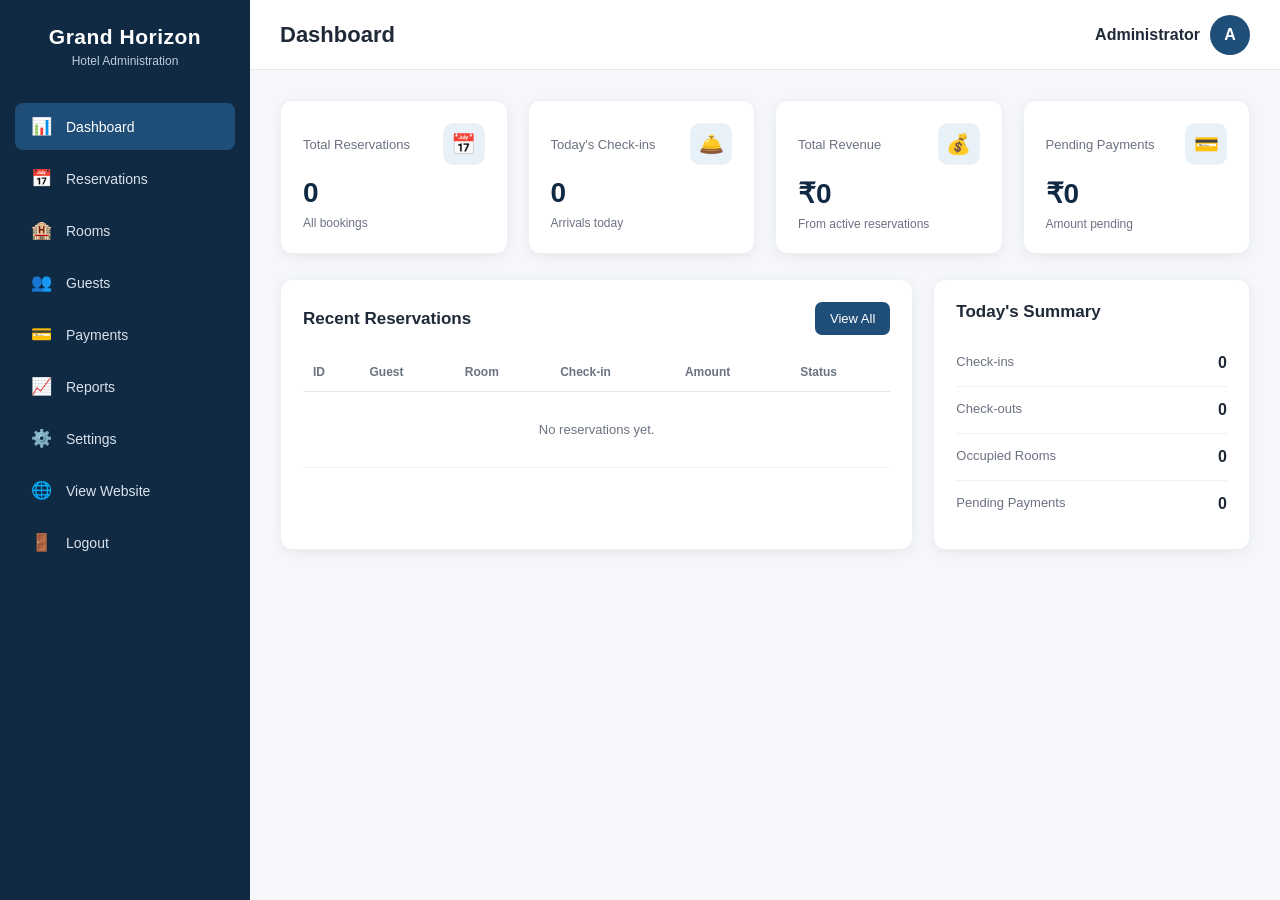
<file: admin.html>
<!DOCTYPE html>
<html lang="en">

<head>

<meta charset="UTF-8">
<meta name="viewport" content="width=device-width, initial-scale=1.0">

<title>Grand Horizon | Admin Dashboard</title>

<style>

/* ================================
   RESET
================================ */

*{
    margin:0;
    padding:0;
    box-sizing:border-box;
    font-family:Arial, Helvetica, sans-serif;
}

body{
    background:#f5f7fb;
    color:#1f2937;
}


/* ================================
   SIDEBAR
================================ */

.sidebar{
    position:fixed;
    left:0;
    top:0;
    width:250px;
    height:100vh;
    background:#102a43;
    color:white;
    padding:25px 15px;
    z-index:1000;
}

.logo{
    text-align:center;
    margin-bottom:35px;
}

.logo h2{
    font-size:21px;
    letter-spacing:.5px;
}

.logo p{
    font-size:12px;
    color:#bcccdc;
    margin-top:5px;
}

.nav-item{
    display:flex;
    align-items:center;
    gap:13px;
    padding:13px 15px;
    margin:5px 0;
    color:#d9e2ec;
    text-decoration:none;
    border-radius:8px;
    cursor:pointer;
    transition:.2s;
    font-size:14px;
}

.nav-item:hover,
.nav-item.active{
    background:#1f4e79;
    color:white;
}

.nav-icon{
    width:23px;
    text-align:center;
    font-size:17px;
}


/* ================================
   MAIN
================================ */

.main{
    margin-left:250px;
    min-height:100vh;
}


/* ================================
   TOPBAR
================================ */

.topbar{
    height:70px;
    background:white;
    display:flex;
    align-items:center;
    justify-content:space-between;
    padding:0 30px;
    border-bottom:1px solid #e5e7eb;
}

.topbar h1{
    font-size:22px;
}

.admin-profile{
    display:flex;
    align-items:center;
    gap:10px;
}

.avatar{
    width:40px;
    height:40px;
    background:#1f4e79;
    color:white;
    border-radius:50%;
    display:flex;
    align-items:center;
    justify-content:center;
    font-weight:bold;
}


/* ================================
   CONTENT
================================ */

.content{
    padding:30px;
}

.page{
    display:none;
}

.page.active{
    display:block;
}


/* ================================
   STAT CARDS
================================ */

.stats{
    display:grid;
    grid-template-columns:repeat(4,1fr);
    gap:20px;
    margin-bottom:25px;
}

.stat-card{
    background:white;
    border-radius:12px;
    padding:22px;
    box-shadow:0 3px 12px rgba(0,0,0,.06);
    border:1px solid #edf0f4;
}

.stat-top{
    display:flex;
    justify-content:space-between;
    align-items:center;
}

.stat-title{
    color:#6b7280;
    font-size:13px;
}

.stat-icon{
    width:42px;
    height:42px;
    border-radius:10px;
    background:#e8f1f8;
    display:flex;
    align-items:center;
    justify-content:center;
    font-size:20px;
}

.stat-number{
    font-size:28px;
    font-weight:bold;
    margin-top:12px;
    color:#102a43;
}

.stat-sub{
    margin-top:7px;
    color:#6b7280;
    font-size:12px;
}


/* ================================
   DASHBOARD GRID
================================ */

.dashboard-grid{
    display:grid;
    grid-template-columns:2fr 1fr;
    gap:20px;
}

.panel{
    background:white;
    border-radius:12px;
    padding:22px;
    box-shadow:0 3px 12px rgba(0,0,0,.06);
    border:1px solid #edf0f4;
}

.panel-header{
    display:flex;
    justify-content:space-between;
    align-items:center;
    margin-bottom:18px;
}

.panel-header h3{
    font-size:17px;
}


/* ================================
   TABLE
================================ */

.table-wrapper{
    overflow-x:auto;
}

table{
    width:100%;
    border-collapse:collapse;
}

th{
    text-align:left;
    font-size:12px;
    color:#6b7280;
    padding:12px 10px;
    border-bottom:1px solid #e5e7eb;
    white-space:nowrap;
}

td{
    padding:13px 10px;
    font-size:13px;
    border-bottom:1px solid #f0f1f3;
    white-space:nowrap;
}

.empty{
    text-align:center;
    padding:30px;
    color:#6b7280;
}


/* ================================
   BADGES
================================ */

.badge{
    display:inline-block;
    padding:5px 9px;
    border-radius:20px;
    font-size:11px;
    font-weight:bold;
}

.confirmed{
    background:#dcfce7;
    color:#166534;
}

.pending{
    background:#fef3c7;
    color:#92400e;
}

.cancelled{
    background:#fee2e2;
    color:#991b1b;
}

.paid{
    background:#dcfce7;
    color:#166534;
}

.available{
    background:#dcfce7;
    color:#166534;
}

.occupied{
    background:#fee2e2;
    color:#991b1b;
}


/* ================================
   SUMMARY
================================ */

.summary-item{
    display:flex;
    justify-content:space-between;
    padding:14px 0;
    border-bottom:1px solid #edf0f4;
}

.summary-item:last-child{
    border-bottom:none;
}

.summary-label{
    color:#6b7280;
    font-size:13px;
}

.summary-value{
    font-weight:bold;
}


/* ================================
   BUTTONS
================================ */

.btn{
    border:none;
    background:#1f4e79;
    color:white;
    padding:9px 15px;
    border-radius:7px;
    cursor:pointer;
    font-size:13px;
    transition:.2s;
}

.btn:hover{
    background:#163b5c;
}

.btn-danger{
    background:#dc2626;
}

.btn-danger:hover{
    background:#b91c1c;
}

.btn-secondary{
    background:#64748b;
}

.btn-success{
    background:#15803d;
}

.small-btn{
    padding:7px 10px;
    font-size:11px;
}


/* ================================
   TOOLBAR
================================ */

.toolbar{
    display:flex;
    justify-content:space-between;
    gap:15px;
    margin-bottom:20px;
}

.search{
    width:300px;
    padding:11px 13px;
    border:1px solid #d1d5db;
    border-radius:7px;
    outline:none;
}

.search:focus{
    border-color:#1f4e79;
}


/* ================================
   ROOMS
================================ */

.room-grid{
    display:grid;
    grid-template-columns:repeat(3,1fr);
    gap:20px;
}

.room-card{
    background:white;
    border-radius:12px;
    padding:20px;
    box-shadow:0 3px 12px rgba(0,0,0,.06);
    border:1px solid #edf0f4;
    transition:.2s;
}

.room-card:hover{
    transform:translateY(-2px);
    box-shadow:0 6px 18px rgba(0,0,0,.08);
}

.room-card h3{
    margin-bottom:8px;
}

.room-card p{
    color:#6b7280;
    font-size:13px;
    margin:6px 0;
}

.room-price{
    font-size:20px;
    font-weight:bold;
    margin:15px 0;
    color:#102a43;
}


/* ================================
   MODAL
================================ */

.modal{
    position:fixed;
    inset:0;
    background:rgba(0,0,0,.5);
    display:none;
    align-items:center;
    justify-content:center;
    z-index:2000;
}

.modal.show{
    display:flex;
}

.modal-box{
    background:white;
    width:520px;
    max-width:92%;
    border-radius:12px;
    padding:25px;
    max-height:90vh;
    overflow-y:auto;
}

.modal-header{
    display:flex;
    justify-content:space-between;
    margin-bottom:20px;
}

.close{
    border:none;
    background:none;
    font-size:24px;
    cursor:pointer;
}

.detail-row{
    display:flex;
    justify-content:space-between;
    gap:20px;
    padding:11px 0;
    border-bottom:1px solid #eee;
}

.detail-row span:first-child{
    color:#6b7280;
}

.modal-actions{
    display:flex;
    gap:10px;
    margin-top:20px;
    flex-wrap:wrap;
}


/* ================================
   RESPONSIVE
================================ */

@media(max-width:1100px){

    .stats{
        grid-template-columns:repeat(2,1fr);
    }

    .dashboard-grid{
        grid-template-columns:1fr;
    }

    .room-grid{
        grid-template-columns:repeat(2,1fr);
    }

}

@media(max-width:768px){

    .sidebar{
        width:70px;
        padding:20px 8px;
    }

    .logo h2,
    .logo p,
    .nav-item span:last-child{
        display:none;
    }

    .nav-item{
        justify-content:center;
        padding:13px 5px;
    }

    .main{
        margin-left:70px;
    }

    .topbar{
        padding:0 15px;
    }

    .content{
        padding:18px;
    }

    .stats{
        grid-template-columns:1fr;
    }

    .room-grid{
        grid-template-columns:1fr;
    }

    .toolbar{
        flex-direction:column;
    }

    .search{
        width:100%;
    }

}

</style>

</head>


<body>


<!-- =====================================================
     SIDEBAR
===================================================== -->

<aside class="sidebar">

    <div class="logo">

        <h2>Grand Horizon</h2>

        <p>Hotel Administration</p>

    </div>


    <a class="nav-item active"
       data-page="dashboard">

        <span class="nav-icon">📊</span>

        <span>Dashboard</span>

    </a>


    <a class="nav-item"
       data-page="reservations">

        <span class="nav-icon">📅</span>

        <span>Reservations</span>

    </a>


    <a class="nav-item"
       data-page="rooms">

        <span class="nav-icon">🏨</span>

        <span>Rooms</span>

    </a>


    <a class="nav-item"
       href="guests.html">

        <span class="nav-icon">👥</span>

        <span>Guests</span>

    </a>


    <a class="nav-item"
       href="payments.html">

        <span class="nav-icon">💳</span>

        <span>Payments</span>

    </a>


    <a class="nav-item"
       href="reports.html">

        <span class="nav-icon">📈</span>

        <span>Reports</span>

    </a>


    <a class="nav-item"
       href="settings.html">

        <span class="nav-icon">⚙️</span>

        <span>Settings</span>

    </a>


    <a class="nav-item"
       href="index.html">

        <span class="nav-icon">🌐</span>

        <span>View Website</span>

    </a>


    <a class="nav-item"
       onclick="logout()">

        <span class="nav-icon">🚪</span>

        <span>Logout</span>

    </a>

</aside>



<!-- =====================================================
     MAIN
===================================================== -->

<main class="main">


<header class="topbar">

    <h1 id="pageTitle">
        Dashboard
    </h1>


    <div class="admin-profile">

        <div>
            <strong>Administrator</strong>
        </div>

        <div class="avatar">
            A
        </div>

    </div>

</header>



<section class="content">


<!-- =====================================================
     DASHBOARD
===================================================== -->

<div class="page active"
     id="dashboard">


    <div class="stats">


        <!-- TOTAL RESERVATIONS -->

        <div class="stat-card">

            <div class="stat-top">

                <div class="stat-title">
                    Total Reservations
                </div>

                <div class="stat-icon">
                    📅
                </div>

            </div>

            <div class="stat-number"
                 id="totalBookings">
                0
            </div>

            <div class="stat-sub">
                All bookings
            </div>

        </div>


        <!-- TODAY CHECKINS -->

        <div class="stat-card">

            <div class="stat-top">

                <div class="stat-title">
                    Today's Check-ins
                </div>

                <div class="stat-icon">
                    🛎️
                </div>

            </div>

            <div class="stat-number"
                 id="todayCheckins">
                0
            </div>

            <div class="stat-sub">
                Arrivals today
            </div>

        </div>


        <!-- REVENUE -->

        <div class="stat-card">

            <div class="stat-top">

                <div class="stat-title">
                    Total Revenue
                </div>

                <div class="stat-icon">
                    💰
                </div>

            </div>

            <div class="stat-number"
                 id="totalRevenue">
                ₹0
            </div>

            <div class="stat-sub">
                From active reservations
            </div>

        </div>


        <!-- PENDING -->

        <div class="stat-card">

            <div class="stat-top">

                <div class="stat-title">
                    Pending Payments
                </div>

                <div class="stat-icon">
                    💳
                </div>

            </div>

            <div class="stat-number"
                 id="pendingPayments">
                ₹0
            </div>

            <div class="stat-sub">
                Amount pending
            </div>

        </div>


    </div>



    <div class="dashboard-grid">


        <!-- RECENT RESERVATIONS -->

        <div class="panel">

            <div class="panel-header">

                <h3>
                    Recent Reservations
                </h3>

                <button class="btn"
                        onclick="showPage('reservations')">

                    View All

                </button>

            </div>


            <div class="table-wrapper">

                <table>

                    <thead>

                        <tr>

                            <th>ID</th>

                            <th>Guest</th>

                            <th>Room</th>

                            <th>Check-in</th>

                            <th>Amount</th>

                            <th>Status</th>

                        </tr>

                    </thead>


                    <tbody id="recentTableBody">
                    </tbody>

                </table>

            </div>

        </div>



        <!-- TODAY SUMMARY -->

        <div class="panel">

            <div class="panel-header">

                <h3>
                    Today's Summary
                </h3>

            </div>


            <div class="summary-item">

                <span class="summary-label">
                    Check-ins
                </span>

                <span class="summary-value"
                      id="summaryCheckins">
                    0
                </span>

            </div>


            <div class="summary-item">

                <span class="summary-label">
                    Check-outs
                </span>

                <span class="summary-value"
                      id="summaryCheckouts">
                    0
                </span>

            </div>


            <div class="summary-item">

                <span class="summary-label">
                    Occupied Rooms
                </span>

                <span class="summary-value"
                      id="occupiedRooms">
                    0
                </span>

            </div>


            <div class="summary-item">

                <span class="summary-label">
                    Pending Payments
                </span>

                <span class="summary-value"
                      id="summaryPending">
                    0
                </span>

            </div>

        </div>


    </div>

</div>



<!-- =====================================================
     RESERVATIONS
===================================================== -->

<div class="page"
     id="reservations">


    <div class="toolbar">


        <input
            type="text"
            id="reservationSearch"
            class="search"
            placeholder="Search guest, email, room..."
            oninput="searchReservations()"
        >


        <button class="btn"
                onclick="window.location.href='booking.html'">

            + New Booking

        </button>


    </div>



    <div class="panel">


        <div class="panel-header">

            <h3>
                All Reservations
            </h3>


            <button class="btn btn-secondary"
                    onclick="loadBookings()">

                🔄 Refresh

            </button>

        </div>



        <div class="table-wrapper">

            <table>

                <thead>

                    <tr>

                        <th>Booking ID</th>

                        <th>Guest</th>

                        <th>Email</th>

                        <th>Room</th>

                        <th>Check-in</th>

                        <th>Check-out</th>

                        <th>Total</th>

                        <th>Status</th>

                        <th>Payment</th>

                        <th>Action</th>

                    </tr>

                </thead>


                <tbody id="reservationTableBody">
                </tbody>

            </table>

        </div>

    </div>

</div>



<!-- =====================================================
     ROOMS
===================================================== -->

<div class="page"
     id="rooms">


    <div class="panel">


        <div class="panel-header">

            <div>

                <h3>
                    Room Management
                </h3>

                <p style="
                    color:#6b7280;
                    font-size:13px;
                    margin-top:5px;
                ">

                    Live room availability based on reservations

                </p>

            </div>


            <button class="btn"
                    onclick="loadRooms()">

                🔄 Refresh

            </button>

        </div>


        <div class="room-grid"
             id="roomGrid">

        </div>


    </div>

</div>


</section>

</main>



<!-- =====================================================
     BOOKING MODAL
===================================================== -->

<div class="modal"
     id="bookingModal">


    <div class="modal-box">


        <div class="modal-header">

            <h2>
                Booking Details
            </h2>

            <button class="close"
                    onclick="closeModal()">

                ×

            </button>

        </div>


        <div id="bookingDetails">
        </div>


        <div class="modal-actions"
             id="bookingActions">
        </div>


    </div>

</div>



<script>

/* =====================================================
   GET BOOKINGS
===================================================== */

function getBookings(){

    try{

        return JSON.parse(
            localStorage.getItem("hotelBookings")
        ) || [];

    }

    catch(error){

        return [];

    }

}


/* =====================================================
   SAVE BOOKINGS
===================================================== */

function saveBookings(bookings){

    localStorage.setItem(
        "hotelBookings",
        JSON.stringify(bookings)
    );

}


/* =====================================================
   MONEY
===================================================== */

function money(value){

    return "₹" +
        Number(value || 0)
        .toLocaleString("en-IN");

}


/* =====================================================
   FORMAT DATE
===================================================== */

function formatDate(date){

    if(!date){
        return "-";
    }

    const d =
        new Date(date + "T00:00:00");

    if(isNaN(d.getTime())){
        return date;
    }

    return d.toLocaleDateString(
        "en-IN",
        {
            day:"2-digit",
            month:"short",
            year:"numeric"
        }
    );

}


/* =====================================================
   ESCAPE HTML
===================================================== */

function escapeHTML(value){

    return String(value ?? "")
        .replace(/&/g,"&amp;")
        .replace(/</g,"&lt;")
        .replace(/>/g,"&gt;")
        .replace(/"/g,"&quot;")
        .replace(/'/g,"&#039;");

}


/* =====================================================
   TODAY
===================================================== */

function getToday(){

    const today =
        new Date();

    return today.getFullYear() +
        "-" +
        String(
            today.getMonth()+1
        ).padStart(2,"0") +
        "-" +
        String(
            today.getDate()
        ).padStart(2,"0");

}


/* =====================================================
   DASHBOARD
===================================================== */

function updateDashboard(){

    const bookings =
        getBookings();

    const today =
        getToday();


    /* TOTAL */

    document.getElementById(
        "totalBookings"
    ).textContent =
        bookings.length;


    /* CHECKINS */

    const checkins =
        bookings.filter(b =>

            b.checkIn === today &&

            String(
                b.status || ""
            ).toLowerCase()
            !== "cancelled"

        );


    document.getElementById(
        "todayCheckins"
    ).textContent =
        checkins.length;


    document.getElementById(
        "summaryCheckins"
    ).textContent =
        checkins.length;


    /* CHECKOUTS */

    const checkouts =
        bookings.filter(b =>

            b.checkOut === today &&

            String(
                b.status || ""
            ).toLowerCase()
            !== "cancelled"

        );


    document.getElementById(
        "summaryCheckouts"
    ).textContent =
        checkouts.length;


    /* REVENUE */

    const revenue =
        bookings
        .filter(b =>

            String(
                b.status || ""
            ).toLowerCase()
            !== "cancelled"

        )
        .reduce(
            (sum,b) =>
                sum +
                Number(
                    b.total || 0
                ),
            0
        );


    document.getElementById(
        "totalRevenue"
    ).textContent =
        money(revenue);


    /* PENDING PAYMENT */

    const pendingBookings =
        bookings.filter(b =>

            String(
                b.status || ""
            ).toLowerCase()
            !== "cancelled"

            &&

            String(
                b.paymentStatus ||
                "Pending"
            ).toLowerCase()
            !== "paid"

        );


    const pendingAmount =
        pendingBookings.reduce(
            (sum,b) =>
                sum +
                Number(
                    b.total || 0
                ),
            0
        );


    document.getElementById(
        "pendingPayments"
    ).textContent =
        money(pendingAmount);


    document.getElementById(
        "summaryPending"
    ).textContent =
        pendingBookings.length;


    /* OCCUPIED ROOMS */

    const occupied =
        bookings.filter(b => {

            const status =
                String(
                    b.status || ""
                ).toLowerCase();

            if(status === "cancelled"){
                return false;
            }

            if(
                !b.checkIn ||
                !b.checkOut
            ){
                return false;
            }

            return (
                b.checkIn <= today &&
                today < b.checkOut
            );

        });


    const uniqueRooms =
        new Set(
            occupied.map(
                b => b.room
            )
        );


    document.getElementById(
        "occupiedRooms"
    ).textContent =
        uniqueRooms.size;


    loadRecentReservations();

}


/* =====================================================
   RECENT RESERVATIONS
===================================================== */

function loadRecentReservations(){

    const bookings =
        getBookings();


    const tbody =
        document.getElementById(
            "recentTableBody"
        );


    if(!bookings.length){

        tbody.innerHTML = `

            <tr>

                <td colspan="6"
                    class="empty">

                    No reservations yet.

                </td>

            </tr>

        `;

        return;

    }


    const recent =
        [...bookings]
        .reverse()
        .slice(0,6);


    tbody.innerHTML =
        recent.map(b => {

            const status =
                b.status ||
                "Confirmed";


            const statusClass =
                status.toLowerCase()
                === "cancelled"
                ? "cancelled"
                : "confirmed";


            const guest =
                b.guest ||
                (
                    (b.firstName || "") +
                    " " +
                    (b.lastName || "")
                ).trim();


            return `

                <tr>

                    <td>
                        <strong>
                            ${escapeHTML(b.id)}
                        </strong>
                    </td>

                    <td>
                        ${escapeHTML(guest)}
                    </td>

                    <td>
                        ${escapeHTML(b.room)}
                    </td>

                    <td>
                        ${formatDate(
                            b.checkIn
                        )}
                    </td>

                    <td>
                        ${money(b.total)}
                    </td>

                    <td>

                        <span class="badge ${statusClass}">
                            ${escapeHTML(status)}
                        </span>

                    </td>

                </tr>

            `;

        }).join("");

}


/* =====================================================
   RESERVATION TABLE
===================================================== */

function loadBookings(){

    const bookings =
        getBookings();


    const tbody =
        document.getElementById(
            "reservationTableBody"
        );


    if(!bookings.length){

        tbody.innerHTML = `

            <tr>

                <td colspan="10"
                    class="empty">

                    No reservations found.

                </td>

            </tr>

        `;

        return;

    }


    tbody.innerHTML =

        [...bookings]
        .reverse()
        .map(
            createBookingRow
        )
        .join("");

}


/* =====================================================
   CREATE BOOKING ROW
===================================================== */

function createBookingRow(b){

    const status =
        b.status ||
        "Confirmed";


    const payment =
        b.paymentStatus ||
        "Pending";


    const statusClass =
        status.toLowerCase()
        === "cancelled"
        ? "cancelled"
        : "confirmed";


    const paymentClass =
        payment.toLowerCase()
        === "paid"
        ? "paid"
        : "pending";


    const guest =
        b.guest ||
        (
            (b.firstName || "") +
            " " +
            (b.lastName || "")
        ).trim();


    const cancelled =
        status.toLowerCase()
        === "cancelled";


    return `

        <tr>

            <td>
                <strong>
                    ${escapeHTML(b.id)}
                </strong>
            </td>


            <td>
                ${escapeHTML(guest)}
            </td>


            <td>
                ${escapeHTML(b.email)}
            </td>


            <td>
                ${escapeHTML(b.room)}
            </td>


            <td>
                ${formatDate(b.checkIn)}
            </td>


            <td>
                ${formatDate(b.checkOut)}
            </td>


            <td>
                <strong>
                    ${money(b.total)}
                </strong>
            </td>


            <td>

                <span class="badge ${statusClass}">
                    ${escapeHTML(status)}
                </span>

            </td>


            <td>

                <span class="badge ${paymentClass}">
                    ${escapeHTML(payment)}
                </span>

            </td>


            <td>

                <button
                    class="btn small-btn"
                    onclick="viewBooking('${escapeHTML(b.id)}')">

                    View

                </button>


                ${
                    !cancelled
                    ?
                    `

                    <button
                        class="btn btn-danger small-btn"
                        onclick="cancelBooking('${escapeHTML(b.id)}')">

                        Cancel

                    </button>

                    `
                    :
                    ""
                }

            </td>

        </tr>

    `;

}


/* =====================================================
   SEARCH
===================================================== */

function searchReservations(){

    const query =
        document.getElementById(
            "reservationSearch"
        )
        .value
        .toLowerCase()
        .trim();


    const bookings =
        getBookings();


    const filtered =
        bookings.filter(b => {

            const guest =
                b.guest ||
                (
                    (b.firstName || "") +
                    " " +
                    (b.lastName || "")
                );


            const text = [

                b.id,
                guest,
                b.email,
                b.phone,
                b.room,
                b.status,
                b.paymentStatus

            ]
            .join(" ")
            .toLowerCase();


            return text.includes(query);

        });


    const tbody =
        document.getElementById(
            "reservationTableBody"
        );


    if(!filtered.length){

        tbody.innerHTML = `

            <tr>

                <td colspan="10"
                    class="empty">

                    No matching reservations.

                </td>

            </tr>

        `;

        return;

    }


    tbody.innerHTML =
        [...filtered]
        .reverse()
        .map(createBookingRow)
        .join("");

}


/* =====================================================
   VIEW BOOKING
===================================================== */

function viewBooking(id){

    const bookings =
        getBookings();


    const booking =
        bookings.find(
            b =>
            String(b.id) ===
            String(id)
        );


    if(!booking){
        return;
    }


    const guest =
        booking.guest ||
        (
            (booking.firstName || "") +
            " " +
            (booking.lastName || "")
        ).trim();


    document.getElementById(
        "bookingDetails"
    ).innerHTML = `

        <div class="detail-row">

            <span>
                Booking ID
            </span>

            <strong>
                ${escapeHTML(
                    booking.id
                )}
            </strong>

        </div>


        <div class="detail-row">

            <span>
                Guest
            </span>

            <strong>
                ${escapeHTML(guest)}
            </strong>

        </div>


        <div class="detail-row">

            <span>
                Email
            </span>

            <strong>
                ${escapeHTML(
                    booking.email
                )}
            </strong>

        </div>


        <div class="detail-row">

            <span>
                Phone
            </span>

            <strong>
                ${escapeHTML(
                    booking.phone
                )}
            </strong>

        </div>


        <div class="detail-row">

            <span>
                Room
            </span>

            <strong>
                ${escapeHTML(
                    booking.room
                )}
            </strong>

        </div>


        <div class="detail-row">

            <span>
                Check-in
            </span>

            <strong>
                ${formatDate(
                    booking.checkIn
                )}
            </strong>

        </div>


        <div class="detail-row">

            <span>
                Check-out
            </span>

            <strong>
                ${formatDate(
                    booking.checkOut
                )}
            </strong>

        </div>


        <div class="detail-row">

            <span>
                Guests
            </span>

            <strong>
                ${escapeHTML(
                    booking.guests
                )}
            </strong>

        </div>


        <div class="detail-row">

            <span>
                Nights
            </span>

            <strong>
                ${escapeHTML(
                    booking.nights
                )}
            </strong>

        </div>


        <div class="detail-row">

            <span>
                Total
            </span>

            <strong>
                ${money(
                    booking.total
                )}
            </strong>

        </div>


        <div class="detail-row">

            <span>
                Payment
            </span>

            <strong>
                ${escapeHTML(
                    booking.paymentStatus ||
                    "Pending"
                )}
            </strong>

        </div>


        <div class="detail-row">

            <span>
                Status
            </span>

            <strong>
                ${escapeHTML(
                    booking.status ||
                    "Confirmed"
                )}
            </strong>

        </div>


        ${
            booking.specialRequest
            ?
            `

            <div class="detail-row">

                <span>
                    Special Request
                </span>

                <strong>
                    ${escapeHTML(
                        booking.specialRequest
                    )}
                </strong>

            </div>

            `
            :
            ""
        }

    `;


    const actions =
        document.getElementById(
            "bookingActions"
        );


    if(
        String(
            booking.status || ""
        ).toLowerCase()
        === "cancelled"
    ){

        actions.innerHTML = `

            <button
                class="btn btn-secondary"
                onclick="closeModal()">

                Close

            </button>

        `;

    }

    else{

        actions.innerHTML = `

            <button
                class="btn btn-danger"
                onclick="cancelBooking('${escapeHTML(booking.id)}')">

                Cancel Booking

            </button>


            <button
                class="btn btn-secondary"
                onclick="closeModal()">

                Close

            </button>

        `;

    }


    document.getElementById(
        "bookingModal"
    )
    .classList.add("show");

}


/* =====================================================
   CANCEL BOOKING
===================================================== */

function cancelBooking(id){

    const bookings =
        getBookings();


    const index =
        bookings.findIndex(
            b =>
            String(b.id) ===
            String(id)
        );


    if(index === -1){

        alert(
            "Booking not found."
        );

        return;

    }


    const booking =
        bookings[index];


    if(
        String(
            booking.status || ""
        ).toLowerCase()
        === "cancelled"
    ){

        alert(
            "This booking is already cancelled."
        );

        return;

    }


    const guest =
        booking.guest ||
        (
            (booking.firstName || "") +
            " " +
            (booking.lastName || "")
        ).trim();


    const confirmed =
        confirm(

            "Cancel this booking?\n\n" +

            "Booking: " +
            booking.id +
            "\n" +

            "Guest: " +
            guest +
            "\n" +

            "Room: " +
            booking.room +
            "\n\n" +

            "The room will become available again."

        );


    if(!confirmed){
        return;
    }


    /* UPDATE BOOKING */

    booking.status =
        "Cancelled";

    booking.cancelledAt =
        new Date().toISOString();


    saveBookings(bookings);


    /* UPDATE GUEST */

    updateGuestAfterCancellation(
        booking
    );


    /* UPDATE PAYMENT */

    updatePaymentAfterCancellation(
        booking
    );


    /* CLOSE MODAL */

    closeModal();


    /* REFRESH EVERYTHING */

    updateDashboard();

    loadBookings();

    loadRooms();


    alert(
        "Booking cancelled successfully."
    );

}


/* =====================================================
   UPDATE GUEST AFTER CANCELLATION
===================================================== */

function updateGuestAfterCancellation(
    booking
){

    try{

        const guests =
            JSON.parse(
                localStorage.getItem(
                    "hotelGuests"
                )
            ) || [];


        const guestIndex =
            guests.findIndex(
                g =>
                g.email &&
                booking.email &&
                g.email.toLowerCase()
                ===
                booking.email.toLowerCase()
            );


        if(guestIndex === -1){
            return;
        }


        const guest =
            guests[guestIndex];


        if(
            Number(
                guest.totalBookings || 0
            ) > 0
        ){

            guest.totalBookings =
                Number(
                    guest.totalBookings
                ) - 1;

        }


        guest.status =
            "Active";


        guest.lastVisit =
            booking.checkIn;


        /*
           Keep guest's latest valid booking
           as room if available.
        */

        const bookings =
            getBookings();


        const activeGuestBookings =
            bookings.filter(b =>

                b.email &&
                booking.email &&

                b.email.toLowerCase()
                ===
                booking.email.toLowerCase()

                &&

                String(
                    b.status || ""
                ).toLowerCase()
                !== "cancelled"

        );


        if(activeGuestBookings.length){

            const latest =
                activeGuestBookings[
                    activeGuestBookings.length - 1
                ];


            guest.room =
                latest.room;


            guest.lastVisit =
                latest.checkIn;

        }

        else{

            guest.room =
                "-";

        }


        guests[guestIndex] =
            guest;


        localStorage.setItem(
            "hotelGuests",
            JSON.stringify(guests)
        );

    }

    catch(error){

        console.error(
            "Guest update error:",
            error
        );

    }

}


/* =====================================================
   UPDATE PAYMENT AFTER CANCELLATION
===================================================== */

function updatePaymentAfterCancellation(
    booking
){

    try{

        const payments =
            JSON.parse(
                localStorage.getItem(
                    "hotelPayments"
                )
            ) || [];


        const paymentIndex =
            payments.findIndex(
                p =>
                String(
                    p.bookingId ||
                    p.id ||
                    ""
                )
                ===
                String(
                    booking.id
                )
            );


        if(paymentIndex !== -1){

            payments[paymentIndex].status =
                "Cancelled";

            payments[paymentIndex].bookingStatus =
                "Cancelled";

            payments[paymentIndex].updatedAt =
                new Date().toISOString();

        }


        localStorage.setItem(
            "hotelPayments",
            JSON.stringify(payments)
        );

    }

    catch(error){

        console.error(
            "Payment update error:",
            error
        );

    }

}


/* =====================================================
   LIVE ROOM DATA
===================================================== */

const roomData = [

    {
        name:"Deluxe Room",
        price:4999,
        capacity:2,
        icon:"🛏️"
    },

    {
        name:"Executive Room",
        price:6999,
        capacity:2,
        icon:"🏨"
    },

    {
        name:"Luxury Suite",
        price:9999,
        capacity:3,
        icon:"🛋️"
    },

    {
        name:"Presidential Suite",
        price:14999,
        capacity:4,
        icon:"👑"
    },

    {
        name:"Family Room",
        price:7499,
        capacity:4,
        icon:"👨‍👩‍👧‍👦"
    },

    {
        name:"Ocean View Room",
        price:8499,
        capacity:3,
        icon:"🌊"
    }

];


/* =====================================================
   LOAD LIVE ROOMS
===================================================== */

function loadRooms(){

    const bookings =
        getBookings();


    const today =
        getToday();


    const roomGrid =
        document.getElementById(
            "roomGrid"
        );


    roomGrid.innerHTML =
        roomData.map(room => {


            const activeBookings =
                bookings.filter(
                    booking => {

                        const status =
                            String(
                                booking.status ||
                                ""
                            ).toLowerCase();


                        if(
                            status ===
                            "cancelled"
                        ){

                            return false;

                        }


                        if(
                            booking.room !==
                            room.name
                        ){

                            return false;

                        }


                        if(
                            !booking.checkIn ||
                            !booking.checkOut
                        ){

                            return false;

                        }


                        return (

                            booking.checkIn
                            <=
                            today

                            &&

                            today
                            <
                            booking.checkOut

                        );

                    }
                );


            const isOccupied =
                activeBookings.length > 0;


            const statusText =
                isOccupied
                ?
                "Occupied"
                :
                "Available";


            const statusClass =
                isOccupied
                ?
                "occupied"
                :
                "available";


            let guestName = "";


            if(isOccupied){

                const booking =
                    activeBookings[0];


                guestName =
                    booking.guest ||

                    (
                        (booking.firstName || "") +
                        " " +
                        (booking.lastName || "")
                    ).trim();

            }


            return `

                <div class="room-card">


                    <div style="
                        display:flex;
                        justify-content:space-between;
                        align-items:center;
                        margin-bottom:15px;
                    ">


                        <div style="
                            font-size:32px;
                        ">

                            ${room.icon}

                        </div>


                        <span class="badge ${statusClass}">

                            ${statusText}

                        </span>


                    </div>


                    <h3>

                        ${escapeHTML(
                            room.name
                        )}

                    </h3>


                    <p>

                        👥 Capacity:
                        ${room.capacity}
                        Guests

                    </p>


                    <p>

                        🏷️ Room Type:
                        ${escapeHTML(
                            room.name
                        )}

                    </p>


                    <div class="room-price">

                        ${money(room.price)}

                        <span style="
                            font-size:12px;
                            color:#6b7280;
                            font-weight:normal;
                        ">

                            /night

                        </span>

                    </div>


                    ${
                        isOccupied
                        ?

                        `

                        <div style="
                            background:#fff1f2;
                            padding:12px;
                            border-radius:8px;
                            margin-top:12px;
                            font-size:13px;
                        ">

                            <strong>
                                Current Guest
                            </strong>

                            <div style="
                                margin-top:5px;
                                color:#6b7280;
                            ">

                                ${escapeHTML(
                                    guestName
                                )}

                            </div>

                        </div>

                        `

                        :

                        `

                        <div style="
                            background:#f0fdf4;
                            padding:12px;
                            border-radius:8px;
                            margin-top:12px;
                            color:#166534;
                            font-size:13px;
                        ">

                            ✓ Room available
                            for booking

                        </div>

                        `
                    }


                </div>

            `;

        })
        .join("");

}


/* =====================================================
   PAGE NAVIGATION
===================================================== */

function showPage(page){

    document.querySelectorAll(
        ".page"
    )
    .forEach(
        p =>
        p.classList.remove(
            "active"
        )
    );


    const target =
        document.getElementById(
            page
        );


    if(target){

        target.classList.add(
            "active"
        );

    }


    document.querySelectorAll(
        ".nav-item"
    )
    .forEach(item => {

        item.classList.remove(
            "active"
        );


        if(
            item.dataset.page
            ===
            page
        ){

            item.classList.add(
                "active"
            );

        }

    });


    const titles = {

        dashboard:
            "Dashboard",

        reservations:
            "Reservations",

        rooms:
            "Rooms"

    };


    document.getElementById(
        "pageTitle"
    ).textContent =
        titles[page] ||
        "Dashboard";


    if(
        page ===
        "dashboard"
    ){

        updateDashboard();

    }


    if(
        page ===
        "reservations"
    ){

        loadBookings();

    }


    if(
        page ===
        "rooms"
    ){

        loadRooms();

    }

}


/* =====================================================
   NAVIGATION CLICK
===================================================== */

document.querySelectorAll(
    ".nav-item[data-page]"
)
.forEach(item => {

    item.addEventListener(
        "click",
        function(){

            showPage(
                this.dataset.page
            );

        }
    );

});


/* =====================================================
   CLOSE MODAL
===================================================== */

function closeModal(){

    document.getElementById(
        "bookingModal"
    )
    .classList.remove(
        "show"
    );

}


/* =====================================================
   CLICK OUTSIDE MODAL
===================================================== */

document.getElementById(
    "bookingModal"
)
.addEventListener(
    "click",
    function(e){

        if(
            e.target ===
            this
        ){

            closeModal();

        }

    }
);


/* =====================================================
   LOGOUT
===================================================== */

function logout(){

    const confirmed =
        confirm(
            "Are you sure you want to logout?"
        );


    if(confirmed){

        window.location.href =
            "login.html";

    }

}


/* =====================================================
   INITIAL LOAD
===================================================== */

document.addEventListener(
    "DOMContentLoaded",
    function(){

        updateDashboard();

        loadBookings();

        loadRooms();

    }
);


/* =====================================================
   AUTO REFRESH
===================================================== */

setInterval(
    function(){

        updateDashboard();

        loadRooms();


        const reservationPage =
            document.getElementById(
                "reservations"
            );


        if(
            reservationPage &&
            reservationPage.classList.contains(
                "active"
            )
        ){

            loadBookings();

        }

    },
    5000
);

</script>


</body>

</html>
</file>
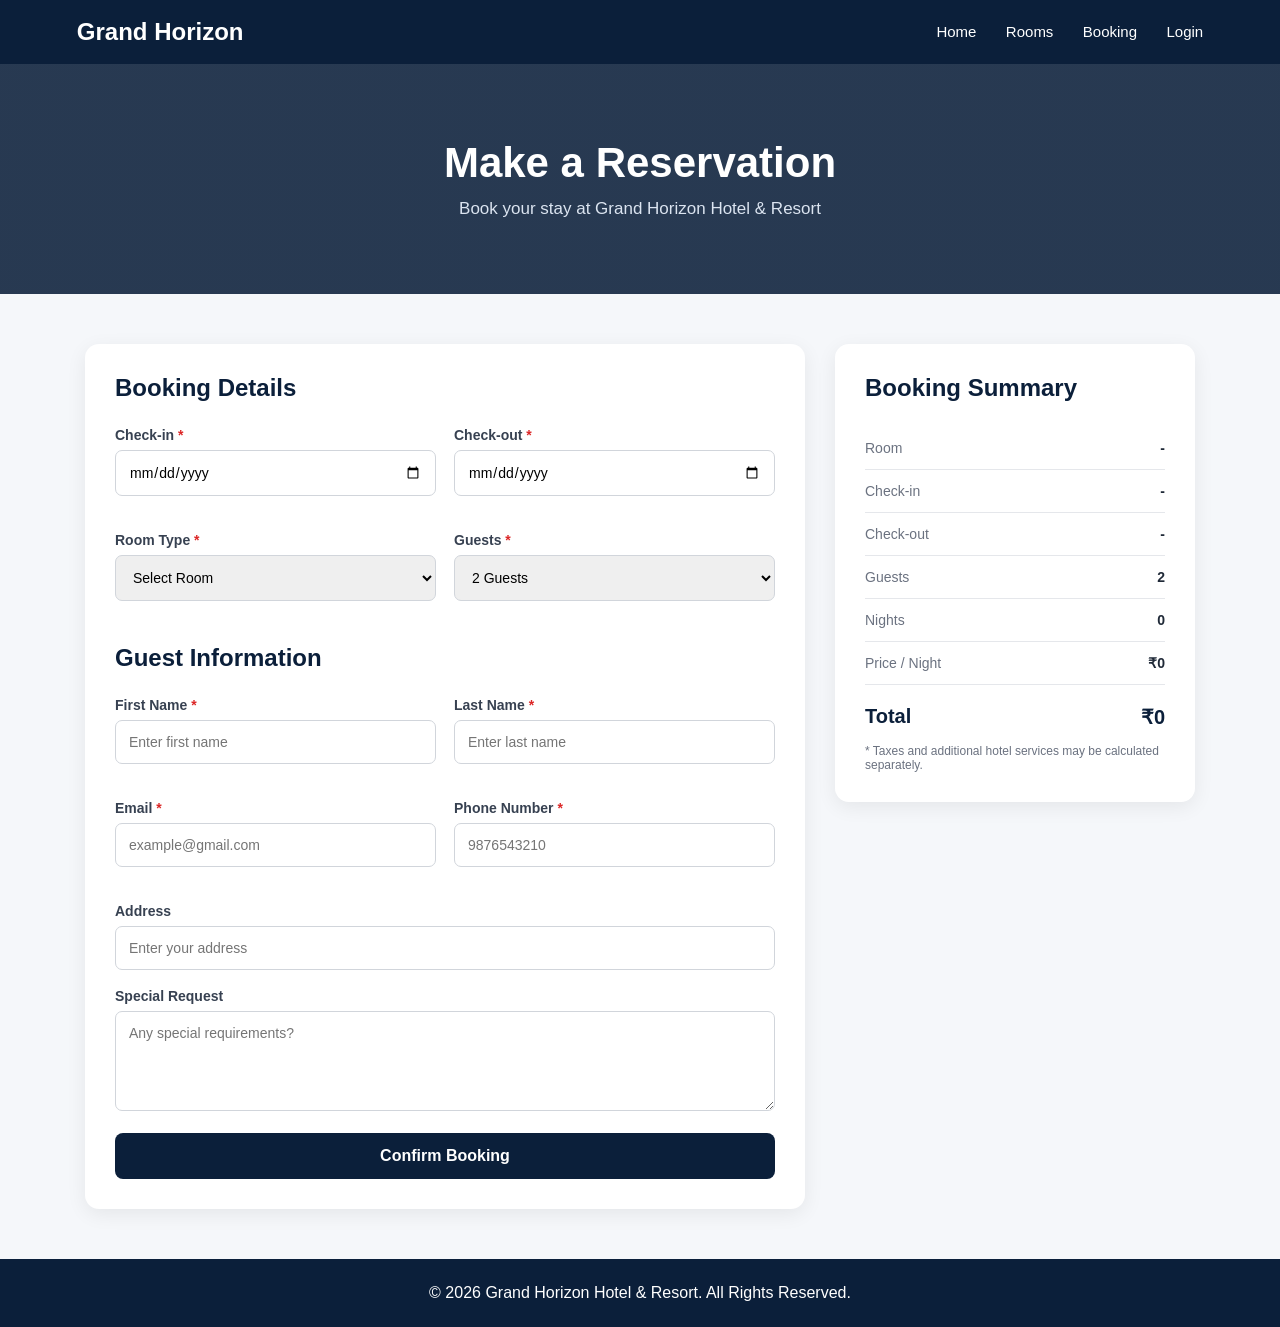
<file: booking.html>
<!DOCTYPE html>
<html lang="en">

<head>

    <meta charset="UTF-8">
    <meta name="viewport" content="width=device-width, initial-scale=1.0">

    <title>Grand Horizon | Booking</title>

    <style>

        * {
            margin: 0;
            padding: 0;
            box-sizing: border-box;
            font-family: Arial, sans-serif;
        }

        body {
            background: #f5f7fa;
            color: #1f2937;
        }

        /* =========================
           HEADER
        ========================= */

        header {
            background: #0b1f3a;
            color: white;
            padding: 18px 6%;
            display: flex;
            justify-content: space-between;
            align-items: center;
        }

        .logo {
            font-size: 24px;
            font-weight: bold;
        }

        nav a {
            color: white;
            text-decoration: none;
            margin-left: 25px;
            font-size: 15px;
        }

        nav a:hover {
            color: #cbd5e1;
        }

        /* =========================
           HERO
        ========================= */

        .page-hero {
            background:
                linear-gradient(
                    rgba(11, 31, 58, 0.88),
                    rgba(11, 31, 58, 0.88)
                ),
                url("https://images.unsplash.com/photo-1566073771259-6a8506099945?auto=format&fit=crop&w=1600&q=80");

            background-size: cover;
            background-position: center;

            padding: 75px 20px;
            text-align: center;
            color: white;
        }

        .page-hero h1 {
            font-size: 42px;
            margin-bottom: 12px;
        }

        .page-hero p {
            font-size: 17px;
            color: #dbe4f0;
        }

        /* =========================
           BOOKING CONTAINER
        ========================= */

        .booking-container {
            max-width: 1150px;
            margin: 50px auto;
            padding: 0 20px;

            display: grid;
            grid-template-columns: 2fr 1fr;
            gap: 30px;
        }

        .booking-card,
        .summary-card {
            background: white;
            border-radius: 14px;
            padding: 30px;
            box-shadow: 0 5px 20px rgba(0,0,0,0.07);
        }

        .booking-card h2,
        .summary-card h2 {
            color: #0b1f3a;
            margin-bottom: 25px;
        }

        /* =========================
           FORM
        ========================= */

        .form-row {
            display: grid;
            grid-template-columns: 1fr 1fr;
            gap: 18px;
            margin-bottom: 18px;
        }

        .form-group {
            margin-bottom: 18px;
        }

        label {
            display: block;
            margin-bottom: 7px;
            font-weight: bold;
            font-size: 14px;
            color: #374151;
        }

        .required {
            color: #dc2626;
        }

        input,
        select,
        textarea {
            width: 100%;
            padding: 13px;

            border: 1px solid #d1d5db;
            border-radius: 7px;

            outline: none;
            font-size: 14px;
        }

        input:focus,
        select:focus,
        textarea:focus {
            border-color: #2563eb;
        }

        textarea {
            min-height: 100px;
            resize: vertical;
        }

        /* =========================
           AVAILABILITY BOX
        ========================= */

        .availability-box {
            display: none;
            padding: 12px 15px;
            border-radius: 8px;
            margin-top: 5px;
            margin-bottom: 18px;
            font-size: 14px;
            font-weight: bold;
        }

        .availability-box.available {
            display: block;
            background: #dcfce7;
            color: #166534;
            border: 1px solid #86efac;
        }

        .availability-box.unavailable {
            display: block;
            background: #fee2e2;
            color: #991b1b;
            border: 1px solid #fca5a5;
        }

        .availability-box.info {
            display: block;
            background: #e0f2fe;
            color: #075985;
            border: 1px solid #7dd3fc;
        }

        /* =========================
           BUTTON
        ========================= */

        .submit-btn {
            width: 100%;
            padding: 14px;

            background: #0b1f3a;
            color: white;

            border: none;
            border-radius: 8px;

            font-size: 16px;
            font-weight: bold;

            cursor: pointer;
            transition: 0.3s;
        }

        .submit-btn:hover {
            background: #163b67;
        }

        .submit-btn:disabled {
            background: #9ca3af;
            cursor: not-allowed;
        }

        /* =========================
           SUMMARY
        ========================= */

        .summary-card {
            height: fit-content;
            position: sticky;
            top: 20px;
        }

        .summary-item {
            display: flex;
            justify-content: space-between;

            padding: 13px 0;

            border-bottom: 1px solid #e5e7eb;

            font-size: 14px;
            gap: 15px;
        }

        .summary-item span:first-child {
            color: #6b7280;
        }

        .summary-item strong {
            text-align: right;
        }

        .summary-total {
            display: flex;
            justify-content: space-between;

            padding-top: 20px;

            font-size: 20px;
            font-weight: bold;

            color: #0b1f3a;
        }

        .price-note {
            margin-top: 15px;
            font-size: 12px;
            color: #6b7280;
        }

        /* =========================
           FOOTER
        ========================= */

        footer {
            background: #0b1f3a;
            color: white;
            text-align: center;
            padding: 25px;
            margin-top: 50px;
        }

        /* =========================
           RESPONSIVE
        ========================= */

        @media(max-width: 850px) {

            .booking-container {
                grid-template-columns: 1fr;
            }

            .summary-card {
                position: static;
            }

        }

        @media(max-width: 600px) {

            header {
                flex-direction: column;
                gap: 15px;
            }

            nav a {
                margin: 0 7px;
            }

            .page-hero h1 {
                font-size: 32px;
            }

            .form-row {
                grid-template-columns: 1fr;
            }

            .booking-card,
            .summary-card {
                padding: 20px;
            }

        }

    </style>

</head>


<body>


<!-- =====================================================
     HEADER
===================================================== -->

<header>

    <div class="logo">
        Grand Horizon
    </div>

    <nav>

        <a href="index.html">Home</a>

        <a href="rooms.html">Rooms</a>

        <a href="booking.html">Booking</a>

        <a href="login.html">Login</a>

    </nav>

</header>


<!-- =====================================================
     HERO
===================================================== -->

<section class="page-hero">

    <h1>Make a Reservation</h1>

    <p>
        Book your stay at Grand Horizon Hotel & Resort
    </p>

</section>


<!-- =====================================================
     BOOKING AREA
===================================================== -->

<div class="booking-container">


    <!-- =================================================
         BOOKING FORM
    ================================================== -->

    <div class="booking-card">

        <h2>Booking Details</h2>


        <form id="bookingForm">


            <!-- DATE -->

            <div class="form-row">

                <div class="form-group">

                    <label for="check-in">
                        Check-in <span class="required">*</span>
                    </label>

                    <input
                        type="date"
                        id="check-in"
                        required
                    >

                </div>


                <div class="form-group">

                    <label for="check-out">
                        Check-out <span class="required">*</span>
                    </label>

                    <input
                        type="date"
                        id="check-out"
                        required
                    >

                </div>

            </div>


            <!-- ROOM / GUEST -->

            <div class="form-row">

                <div class="form-group">

                    <label for="room-type">
                        Room Type <span class="required">*</span>
                    </label>

                    <select id="room-type" required>

                        <option value="">
                            Select Room
                        </option>

                        <option value="Deluxe Room">
                            Deluxe Room - ₹4,999
                        </option>

                        <option value="Executive Room">
                            Executive Room - ₹6,999
                        </option>

                        <option value="Luxury Suite">
                            Luxury Suite - ₹9,999
                        </option>

                        <option value="Presidential Suite">
                            Presidential Suite - ₹14,999
                        </option>

                        <option value="Family Room">
                            Family Room - ₹7,499
                        </option>

                        <option value="Ocean View Room">
                            Ocean View Room - ₹8,499
                        </option>

                    </select>

                </div>


                <div class="form-group">

                    <label for="guests">
                        Guests <span class="required">*</span>
                    </label>

                    <select id="guests" required>

                        <option value="1">
                            1 Guest
                        </option>

                        <option value="2" selected>
                            2 Guests
                        </option>

                        <option value="3">
                            3 Guests
                        </option>

                        <option value="4">
                            4 Guests
                        </option>

                        <option value="5">
                            5 Guests
                        </option>

                        <option value="6">
                            6 Guests
                        </option>

                    </select>

                </div>

            </div>


            <!-- AVAILABILITY MESSAGE -->

            <div
                id="availabilityBox"
                class="availability-box"
            ></div>


            <!-- GUEST INFORMATION -->

            <h2 style="margin-top:25px;">
                Guest Information
            </h2>


            <div class="form-row">

                <div class="form-group">

                    <label for="first-name">
                        First Name <span class="required">*</span>
                    </label>

                    <input
                        type="text"
                        id="first-name"
                        placeholder="Enter first name"
                        required
                    >

                </div>


                <div class="form-group">

                    <label for="last-name">
                        Last Name <span class="required">*</span>
                    </label>

                    <input
                        type="text"
                        id="last-name"
                        placeholder="Enter last name"
                        required
                    >

                </div>

            </div>


            <div class="form-row">

                <div class="form-group">

                    <label for="email">
                        Email <span class="required">*</span>
                    </label>

                    <input
                        type="email"
                        id="email"
                        placeholder="example@gmail.com"
                        required
                    >

                </div>


                <div class="form-group">

                    <label for="phone">
                        Phone Number <span class="required">*</span>
                    </label>

                    <input
                        type="tel"
                        id="phone"
                        placeholder="9876543210"
                        required
                    >

                </div>

            </div>


            <div class="form-group">

                <label for="address">
                    Address
                </label>

                <input
                    type="text"
                    id="address"
                    placeholder="Enter your address"
                >

            </div>


            <div class="form-group">

                <label for="special-request">
                    Special Request
                </label>

                <textarea
                    id="special-request"
                    placeholder="Any special requirements?"
                ></textarea>

            </div>


            <button
                type="submit"
                class="submit-btn"
                id="submitBtn"
            >
                Confirm Booking
            </button>


        </form>

    </div>


    <!-- =================================================
         BOOKING SUMMARY
    ================================================== -->

    <div class="summary-card">

        <h2>Booking Summary</h2>


        <div class="summary-item">

            <span>Room</span>

            <strong id="summary-room">
                -
            </strong>

        </div>


        <div class="summary-item">

            <span>Check-in</span>

            <strong id="summary-checkin">
                -
            </strong>

        </div>


        <div class="summary-item">

            <span>Check-out</span>

            <strong id="summary-checkout">
                -
            </strong>

        </div>


        <div class="summary-item">

            <span>Guests</span>

            <strong id="summary-guests">
                2
            </strong>

        </div>


        <div class="summary-item">

            <span>Nights</span>

            <strong id="summary-nights">
                0
            </strong>

        </div>


        <div class="summary-item">

            <span>Price / Night</span>

            <strong id="summary-price">
                ₹0
            </strong>

        </div>


        <div class="summary-total">

            <span>Total</span>

            <span id="summary-total">
                ₹0
            </span>

        </div>


        <p class="price-note">

            * Taxes and additional hotel services may
            be calculated separately.

        </p>

    </div>

</div>


<!-- =====================================================
     FOOTER
===================================================== -->

<footer>

    <p>
        © 2026 Grand Horizon Hotel & Resort.
        All Rights Reserved.
    </p>

</footer>


<script>


// =====================================================
// ROOM PRICES
// =====================================================

const roomPrices = {

    "Deluxe Room": 4999,

    "Executive Room": 6999,

    "Luxury Suite": 9999,

    "Presidential Suite": 14999,

    "Family Room": 7499,

    "Ocean View Room": 8499

};


// =====================================================
// FORM ELEMENTS
// =====================================================

const bookingForm =
    document.getElementById("bookingForm");

const checkIn =
    document.getElementById("check-in");

const checkOut =
    document.getElementById("check-out");

const roomType =
    document.getElementById("room-type");

const guests =
    document.getElementById("guests");

const firstName =
    document.getElementById("first-name");

const lastName =
    document.getElementById("last-name");

const email =
    document.getElementById("email");

const phone =
    document.getElementById("phone");

const address =
    document.getElementById("address");

const specialRequest =
    document.getElementById("special-request");

const availabilityBox =
    document.getElementById("availabilityBox");

const submitBtn =
    document.getElementById("submitBtn");


// =====================================================
// TODAY
// =====================================================

const today =
    new Date().toISOString().split("T")[0];

checkIn.min = today;
checkOut.min = today;


// =====================================================
// GET BOOKINGS
// =====================================================

function getBookings() {

    return JSON.parse(
        localStorage.getItem("hotelBookings")
    ) || [];

}


// =====================================================
// CALCULATE NIGHTS
// =====================================================

function calculateNights() {

    if (
        !checkIn.value ||
        !checkOut.value
    ) {

        return 0;

    }


    const start =
        new Date(
            checkIn.value + "T00:00:00"
        );

    const end =
        new Date(
            checkOut.value + "T00:00:00"
        );


    const difference =
        end - start;


    const nights =
        Math.ceil(
            difference /
            (1000 * 60 * 60 * 24)
        );


    return nights > 0
        ? nights
        : 0;

}


// =====================================================
// CHECK ROOM AVAILABILITY
// =====================================================

function isRoomAvailable(
    selectedRoom,
    selectedCheckIn,
    selectedCheckOut
) {

    if (
        !selectedRoom ||
        !selectedCheckIn ||
        !selectedCheckOut
    ) {

        return true;

    }


    const bookings =
        getBookings();


    const newStart =
        new Date(
            selectedCheckIn +
            "T00:00:00"
        );


    const newEnd =
        new Date(
            selectedCheckOut +
            "T00:00:00"
        );


    // Check every existing booking
    for (
        const booking of bookings
    ) {

        // Only compare same room
        if (
            booking.room !== selectedRoom
        ) {

            continue;

        }


        // Ignore cancelled bookings
        if (
            booking.status &&
            booking.status.toLowerCase() ===
            "cancelled"
        ) {

            continue;

        }


        if (
            !booking.checkIn ||
            !booking.checkOut
        ) {

            continue;

        }


        const existingStart =
            new Date(
                booking.checkIn +
                "T00:00:00"
            );


        const existingEnd =
            new Date(
                booking.checkOut +
                "T00:00:00"
            );


        /*
            OVERLAP RULE:

            New start < Existing end
            AND
            New end > Existing start

            If both are true,
            the dates overlap.
        */

        if (
            newStart < existingEnd &&
            newEnd > existingStart
        ) {

            return false;

        }

    }


    return true;

}


// =====================================================
// SHOW AVAILABILITY
// =====================================================

function checkAvailability() {

    const room =
        roomType.value;

    const start =
        checkIn.value;

    const end =
        checkOut.value;


    availabilityBox.className =
        "availability-box";


    availabilityBox.textContent =
        "";


    submitBtn.disabled = false;


    if (
        !room ||
        !start ||
        !end
    ) {

        return;

    }


    const nights =
        calculateNights();


    if (nights <= 0) {

        availabilityBox.className =
            "availability-box info";

        availabilityBox.textContent =
            "Please select a valid check-in and check-out date.";

        submitBtn.disabled = true;

        return;

    }


    const available =
        isRoomAvailable(
            room,
            start,
            end
        );


    if (available) {

        availabilityBox.className =
            "availability-box available";

        availabilityBox.textContent =
            "✓ " +
            room +
            " is available for your selected dates.";

        submitBtn.disabled = false;

    } else {

        availabilityBox.className =
            "availability-box unavailable";

        availabilityBox.textContent =
            "✕ " +
            room +
            " is already booked for part of these dates. Please choose different dates or another room.";

        submitBtn.disabled = true;

    }

}


// =====================================================
// UPDATE SUMMARY
// =====================================================

function updateSummary() {

    const room =
        roomType.value;

    const price =
        roomPrices[room] || 0;

    const nights =
        calculateNights();

    const total =
        price * nights;


    document.getElementById(
        "summary-room"
    ).textContent =
        room || "-";


    document.getElementById(
        "summary-checkin"
    ).textContent =
        checkIn.value || "-";


    document.getElementById(
        "summary-checkout"
    ).textContent =
        checkOut.value || "-";


    document.getElementById(
        "summary-guests"
    ).textContent =
        guests.value;


    document.getElementById(
        "summary-nights"
    ).textContent =
        nights;


    document.getElementById(
        "summary-price"
    ).textContent =
        "₹" +
        price.toLocaleString("en-IN");


    document.getElementById(
        "summary-total"
    ).textContent =
        "₹" +
        total.toLocaleString("en-IN");


    checkAvailability();

}


// =====================================================
// CHECK-IN CHANGE
// =====================================================

checkIn.addEventListener(
    "change",
    function() {

        checkOut.min =
            checkIn.value;


        if (
            checkOut.value &&
            checkOut.value <=
            checkIn.value
        ) {

            checkOut.value = "";

        }


        updateSummary();

    }
);


// =====================================================
// OTHER CHANGES
// =====================================================

checkOut.addEventListener(
    "change",
    updateSummary
);


roomType.addEventListener(
    "change",
    updateSummary
);


guests.addEventListener(
    "change",
    updateSummary
);


// =====================================================
// FORM SUBMIT
// =====================================================

bookingForm.addEventListener(
    "submit",
    function(event) {

        event.preventDefault();


        // -----------------------------
        // ROOM VALIDATION
        // -----------------------------

        if (!roomType.value) {

            alert(
                "Please select a room."
            );

            return;

        }


        // -----------------------------
        // DATE VALIDATION
        // -----------------------------

        const nights =
            calculateNights();


        if (nights <= 0) {

            alert(
                "Please select a valid check-in and check-out date."
            );

            return;

        }


        // =================================================
        // FINAL AVAILABILITY CHECK
        // =================================================

        const available =
            isRoomAvailable(
                roomType.value,
                checkIn.value,
                checkOut.value
            );


        if (!available) {

            alert(
                "Sorry! This room is not available for the selected dates."
            );

            checkAvailability();

            return;

        }


        // =================================================
        // ROOM PRICE
        // =================================================

        const price =
            roomPrices[
                roomType.value
            ];


        const total =
            price * nights;


        // =================================================
        // BOOKING ID
        // =================================================

        const bookingId =
            "GH" +
            Date.now()
                .toString()
                .slice(-6);


        // =================================================
        // BOOKING OBJECT
        // =================================================

        const booking = {

            id:
                bookingId,

            firstName:
                firstName.value.trim(),

            lastName:
                lastName.value.trim(),

            guest:
                firstName.value.trim() +
                " " +
                lastName.value.trim(),

            email:
                email.value.trim(),

            phone:
                phone.value.trim(),

            address:
                address.value.trim(),

            specialRequest:
                specialRequest.value.trim(),

            room:
                roomType.value,

            checkIn:
                checkIn.value,

            checkOut:
                checkOut.value,

            guests:
                guests.value,

            nights:
                nights,

            price:
                price,

            total:
                total,

            status:
                "Confirmed",

            paymentStatus:
                "Pending",

            createdAt:
                new Date().toISOString()

        };


        // =================================================
        // SAVE BOOKING
        // =================================================

        const bookings =
            getBookings();


        bookings.push(
            booking
        );


        localStorage.setItem(
            "hotelBookings",
            JSON.stringify(bookings)
        );


        // =================================================
        // SAVE / UPDATE GUEST
        // =================================================

        const guestsList =
            JSON.parse(
                localStorage.getItem(
                    "hotelGuests"
                )
            ) || [];


        const existingGuestIndex =
            guestsList.findIndex(
                guest =>
                    guest.email &&
                    guest.email.toLowerCase() ===
                    email.value.trim().toLowerCase()
            );


        // =================================================
        // EXISTING GUEST
        // =================================================

        if (
            existingGuestIndex !== -1
        ) {

            const existingGuest =
                guestsList[
                    existingGuestIndex
                ];


            existingGuest.name =
                firstName.value.trim() +
                " " +
                lastName.value.trim();


            existingGuest.phone =
                phone.value.trim();


            existingGuest.address =
                address.value.trim();


            existingGuest.room =
                roomType.value;


            existingGuest.lastVisit =
                checkIn.value;


            existingGuest.totalBookings =
                (existingGuest.totalBookings || 0) +
                1;


            existingGuest.status =
                "Active";


            guestsList[
                existingGuestIndex
            ] =
                existingGuest;

        }


        // =================================================
        // NEW GUEST
        // =================================================

        else {

            const newGuest = {

                id:
                    "G" +
                    Date.now()
                        .toString()
                        .slice(-6),

                name:
                    firstName.value.trim() +
                    " " +
                    lastName.value.trim(),

                email:
                    email.value.trim(),

                phone:
                    phone.value.trim(),

                address:
                    address.value.trim(),

                room:
                    roomType.value,

                lastVisit:
                    checkIn.value,

                totalBookings:
                    1,

                status:
                    "Active",

                createdAt:
                    new Date().toISOString()

            };


            guestsList.push(
                newGuest
            );

        }


        localStorage.setItem(
            "hotelGuests",
            JSON.stringify(
                guestsList
            )
        );


        // =================================================
        // SUCCESS
        // =================================================

        alert(

            "Booking Confirmed Successfully! 🎉\n\n" +

            "Booking ID: " +
            bookingId +
            "\n" +

            "Guest: " +
            firstName.value.trim() +
            " " +
            lastName.value.trim() +
            "\n" +

            "Room: " +
            roomType.value +
            "\n" +

            "Check-in: " +
            checkIn.value +
            "\n" +

            "Check-out: " +
            checkOut.value +
            "\n" +

            "Total: ₹" +
            total.toLocaleString("en-IN")

        );


        // =================================================
        // ADMIN DASHBOARD
        // =================================================

        window.location.href =
            "admin.html";

    }
);


// =====================================================
// INITIAL LOAD
// =====================================================

updateSummary();

</script>


</body>

</html>
</file>
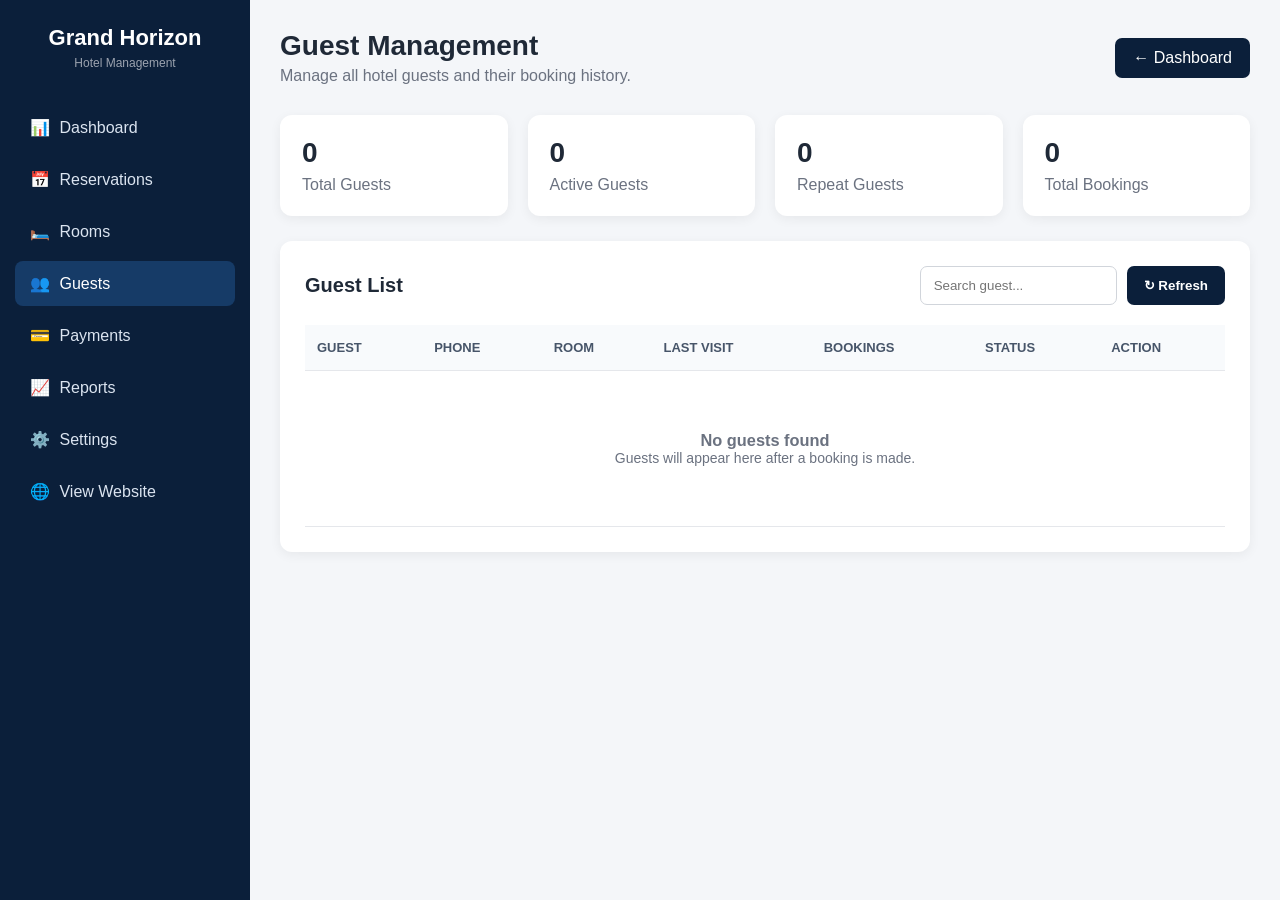
<file: guests.html>
<!DOCTYPE html>
<html lang="en">
<head>
    <meta charset="UTF-8">
    <meta name="viewport" content="width=device-width, initial-scale=1.0">

    <title>Grand Horizon | Guests</title>

    <style>
        * {
            margin: 0;
            padding: 0;
            box-sizing: border-box;
            font-family: Arial, sans-serif;
        }

        body {
            background: #f4f6f9;
            color: #1f2937;
        }

        /* SIDEBAR */
        .sidebar {
            position: fixed;
            left: 0;
            top: 0;
            width: 250px;
            height: 100vh;
            background: #0b1f3a;
            color: white;
            padding: 25px 15px;
        }

        .logo {
            text-align: center;
            margin-bottom: 35px;
        }

        .logo h2 {
            font-size: 22px;
            color: #ffffff;
        }

        .logo p {
            font-size: 12px;
            color: #9ca3af;
            margin-top: 5px;
        }

        .nav-item {
            display: block;
            padding: 13px 15px;
            margin-bottom: 7px;
            border-radius: 8px;
            color: #dbe4f0;
            text-decoration: none;
            transition: 0.3s;
        }

        .nav-item:hover,
        .nav-item.active {
            background: #163b67;
            color: white;
        }

        .nav-icon {
            width: 25px;
            display: inline-block;
        }

        /* MAIN */
        .main {
            margin-left: 250px;
            padding: 30px;
        }

        .topbar {
            display: flex;
            justify-content: space-between;
            align-items: center;
            margin-bottom: 30px;
        }

        .topbar h1 {
            font-size: 28px;
        }

        .topbar p {
            color: #6b7280;
            margin-top: 5px;
        }

        .back-btn {
            background: #0b1f3a;
            color: white;
            text-decoration: none;
            padding: 11px 18px;
            border-radius: 7px;
        }

        /* STATS */
        .stats {
            display: grid;
            grid-template-columns: repeat(4, 1fr);
            gap: 20px;
            margin-bottom: 25px;
        }

        .stat-card {
            background: white;
            padding: 22px;
            border-radius: 12px;
            box-shadow: 0 3px 12px rgba(0,0,0,0.06);
        }

        .stat-card h3 {
            font-size: 28px;
            margin-bottom: 7px;
        }

        .stat-card p {
            color: #6b7280;
        }

        /* CONTENT */
        .card {
            background: white;
            border-radius: 12px;
            padding: 25px;
            box-shadow: 0 3px 12px rgba(0,0,0,0.06);
        }

        .card-header {
            display: flex;
            justify-content: space-between;
            align-items: center;
            margin-bottom: 20px;
        }

        .card-header h2 {
            font-size: 20px;
        }

        .actions {
            display: flex;
            gap: 10px;
        }

        input,
        select {
            padding: 11px 13px;
            border: 1px solid #d1d5db;
            border-radius: 7px;
            outline: none;
        }

        input:focus,
        select:focus {
            border-color: #2563eb;
        }

        .btn {
            border: none;
            padding: 11px 17px;
            border-radius: 7px;
            cursor: pointer;
            font-weight: bold;
        }

        .btn-primary {
            background: #0b1f3a;
            color: white;
        }

        .btn-primary:hover {
            background: #163b67;
        }

        /* TABLE */
        .table-container {
            overflow-x: auto;
        }

        table {
            width: 100%;
            border-collapse: collapse;
        }

        th,
        td {
            padding: 15px 12px;
            text-align: left;
            border-bottom: 1px solid #e5e7eb;
        }

        th {
            background: #f8fafc;
            color: #475569;
            font-size: 13px;
            text-transform: uppercase;
        }

        td {
            font-size: 14px;
        }

        .guest-name {
            font-weight: bold;
        }

        .guest-email {
            color: #6b7280;
            font-size: 12px;
            margin-top: 3px;
        }

        .status {
            display: inline-block;
            padding: 5px 10px;
            border-radius: 20px;
            font-size: 12px;
            font-weight: bold;
        }

        .status.active {
            background: #dcfce7;
            color: #166534;
        }

        .status.inactive {
            background: #fee2e2;
            color: #991b1b;
        }

        .view-btn {
            background: #e8eef7;
            border: none;
            padding: 7px 12px;
            border-radius: 6px;
            cursor: pointer;
            color: #0b1f3a;
            font-weight: bold;
        }

        .view-btn:hover {
            background: #d7e2f1;
        }

        /* MODAL */
        .modal {
            display: none;
            position: fixed;
            inset: 0;
            background: rgba(0,0,0,0.55);
            justify-content: center;
            align-items: center;
            z-index: 1000;
        }

        .modal.show {
            display: flex;
        }

        .modal-box {
            background: white;
            width: 500px;
            max-width: 90%;
            border-radius: 12px;
            padding: 25px;
            position: relative;
        }

        .modal-box h2 {
            margin-bottom: 20px;
        }

        .close {
            position: absolute;
            right: 18px;
            top: 15px;
            border: none;
            background: none;
            font-size: 25px;
            cursor: pointer;
        }

        .detail {
            padding: 12px 0;
            border-bottom: 1px solid #eee;
        }

        .detail strong {
            display: inline-block;
            width: 130px;
        }

        /* EMPTY */
        .empty {
            text-align: center;
            padding: 45px;
            color: #6b7280;
        }

        /* RESPONSIVE */
        @media(max-width: 1000px) {

            .stats {
                grid-template-columns: repeat(2, 1fr);
            }

        }

        @media(max-width: 700px) {

            .sidebar {
                width: 70px;
                padding: 20px 8px;
            }

            .logo h2,
            .logo p,
            .nav-item span:not(.nav-icon) {
                display: none;
            }

            .nav-item {
                text-align: center;
                padding: 13px 5px;
            }

            .main {
                margin-left: 70px;
                padding: 20px;
            }

            .topbar {
                flex-direction: column;
                align-items: flex-start;
                gap: 15px;
            }

            .stats {
                grid-template-columns: 1fr;
            }

            .actions {
                flex-direction: column;
            }

            input,
            select {
                width: 100%;
            }
        }
    </style>
</head>

<body>

    <!-- SIDEBAR -->
    <aside class="sidebar">

        <div class="logo">
            <h2>Grand Horizon</h2>
            <p>Hotel Management</p>
        </div>

        <a href="admin.html" class="nav-item">
            <span class="nav-icon">📊</span>
            <span>Dashboard</span>
        </a>

        <a href="admin.html" class="nav-item">
            <span class="nav-icon">📅</span>
            <span>Reservations</span>
        </a>

        <a href="admin.html" class="nav-item">
            <span class="nav-icon">🛏️</span>
            <span>Rooms</span>
        </a>

        <a href="guests.html" class="nav-item active">
            <span class="nav-icon">👥</span>
            <span>Guests</span>
        </a>

        <a href="payments.html" class="nav-item">
            <span class="nav-icon">💳</span>
            <span>Payments</span>
        </a>

        <a href="reports.html" class="nav-item">
            <span class="nav-icon">📈</span>
            <span>Reports</span>
        </a>

        <a href="settings.html" class="nav-item">
            <span class="nav-icon">⚙️</span>
            <span>Settings</span>
        </a>

        <a href="index.html" class="nav-item">
            <span class="nav-icon">🌐</span>
            <span>View Website</span>
        </a>

    </aside>


    <!-- MAIN -->
    <main class="main">

        <div class="topbar">

            <div>
                <h1>Guest Management</h1>
                <p>Manage all hotel guests and their booking history.</p>
            </div>

            <a href="admin.html" class="back-btn">
                ← Dashboard
            </a>

        </div>


        <!-- STATS -->
        <section class="stats">

            <div class="stat-card">
                <h3 id="totalGuests">0</h3>
                <p>Total Guests</p>
            </div>

            <div class="stat-card">
                <h3 id="activeGuests">0</h3>
                <p>Active Guests</p>
            </div>

            <div class="stat-card">
                <h3 id="repeatGuests">0</h3>
                <p>Repeat Guests</p>
            </div>

            <div class="stat-card">
                <h3 id="totalBookings">0</h3>
                <p>Total Bookings</p>
            </div>

        </section>


        <!-- GUEST TABLE -->
        <section class="card">

            <div class="card-header">

                <h2>Guest List</h2>

                <div class="actions">

                    <input
                        type="text"
                        id="searchGuest"
                        placeholder="Search guest..."
                        oninput="searchGuests()"
                    >

                    <button
                        class="btn btn-primary"
                        onclick="refreshGuests()"
                    >
                        ↻ Refresh
                    </button>

                </div>

            </div>


            <div class="table-container">

                <table>

                    <thead>

                        <tr>
                            <th>Guest</th>
                            <th>Phone</th>
                            <th>Room</th>
                            <th>Last Visit</th>
                            <th>Bookings</th>
                            <th>Status</th>
                            <th>Action</th>
                        </tr>

                    </thead>

                    <tbody id="guestTableBody"></tbody>

                </table>

            </div>

        </section>

    </main>


    <!-- VIEW GUEST MODAL -->
    <div class="modal" id="guestModal">

        <div class="modal-box">

            <button class="close" onclick="closeModal()">×</button>

            <h2>Guest Details</h2>

            <div id="guestDetails"></div>

        </div>

    </div>


<script>

    // ======================================
    // LOAD GUESTS
    // ======================================

    function getGuests() {

        return JSON.parse(
            localStorage.getItem("hotelGuests")
        ) || [];

    }


    // ======================================
    // DISPLAY GUESTS
    // ======================================

    function loadGuests() {

        const guests = getGuests();

        const table = document.getElementById(
            "guestTableBody"
        );

        table.innerHTML = "";

        if (guests.length === 0) {

            table.innerHTML = `
                <tr>
                    <td colspan="7">
                        <div class="empty">
                            <h3>No guests found</h3>
                            <p>Guests will appear here after a booking is made.</p>
                        </div>
                    </td>
                </tr>
            `;

            updateStats(guests);

            return;
        }


        guests
            .slice()
            .reverse()
            .forEach(guest => {

                const row = document.createElement("tr");

                row.innerHTML = `

                    <td>

                        <div class="guest-name">
                            ${escapeHTML(guest.name)}
                        </div>

                        <div class="guest-email">
                            ${escapeHTML(guest.email)}
                        </div>

                    </td>

                    <td>
                        ${escapeHTML(guest.phone || "-")}
                    </td>

                    <td>
                        ${escapeHTML(guest.room || "-")}
                    </td>

                    <td>
                        ${formatDate(guest.lastVisit)}
                    </td>

                    <td>
                        ${guest.totalBookings || 1}
                    </td>

                    <td>

                        <span class="status ${
                            guest.status === "Inactive"
                            ? "inactive"
                            : "active"
                        }">

                            ${guest.status || "Active"}

                        </span>

                    </td>

                    <td>

                        <button
                            class="view-btn"
                            onclick="viewGuest('${guest.id}')"
                        >
                            View
                        </button>

                    </td>

                `;

                table.appendChild(row);

            });


        updateStats(guests);
    }


    // ======================================
    // UPDATE STATISTICS
    // ======================================

    function updateStats(guests) {

        const total = guests.length;

        const active = guests.filter(
            guest => guest.status !== "Inactive"
        ).length;

        const repeat = guests.filter(
            guest => (guest.totalBookings || 1) > 1
        ).length;

        const bookings = guests.reduce(
            (sum, guest) =>
                sum + (guest.totalBookings || 1),
            0
        );


        document.getElementById("totalGuests")
            .textContent = total;

        document.getElementById("activeGuests")
            .textContent = active;

        document.getElementById("repeatGuests")
            .textContent = repeat;

        document.getElementById("totalBookings")
            .textContent = bookings;
    }


    // ======================================
    // SEARCH
    // ======================================

    function searchGuests() {

        const search =
            document
                .getElementById("searchGuest")
                .value
                .toLowerCase();

        const rows =
            document.querySelectorAll(
                "#guestTableBody tr"
            );

        rows.forEach(row => {

            const text =
                row.textContent.toLowerCase();

            row.style.display =
                text.includes(search)
                ? ""
                : "none";

        });
    }


    // ======================================
    // VIEW GUEST
    // ======================================

    function viewGuest(id) {

        const guests = getGuests();

        const guest = guests.find(
            item => item.id === id
        );

        if (!guest) return;


        document.getElementById(
            "guestDetails"
        ).innerHTML = `

            <div class="detail">
                <strong>Guest ID:</strong>
                ${escapeHTML(guest.id)}
            </div>

            <div class="detail">
                <strong>Name:</strong>
                ${escapeHTML(guest.name)}
            </div>

            <div class="detail">
                <strong>Email:</strong>
                ${escapeHTML(guest.email)}
            </div>

            <div class="detail">
                <strong>Phone:</strong>
                ${escapeHTML(guest.phone || "-")}
            </div>

            <div class="detail">
                <strong>Address:</strong>
                ${escapeHTML(guest.address || "-")}
            </div>

            <div class="detail">
                <strong>Room:</strong>
                ${escapeHTML(guest.room || "-")}
            </div>

            <div class="detail">
                <strong>Last Visit:</strong>
                ${formatDate(guest.lastVisit)}
            </div>

            <div class="detail">
                <strong>Total Bookings:</strong>
                ${guest.totalBookings || 1}
            </div>

            <div class="detail">
                <strong>Status:</strong>
                ${escapeHTML(guest.status || "Active")}
            </div>

        `;


        document
            .getElementById("guestModal")
            .classList.add("show");
    }


    // ======================================
    // CLOSE MODAL
    // ======================================

    function closeModal() {

        document
            .getElementById("guestModal")
            .classList.remove("show");

    }


    // ======================================
    // REFRESH
    // ======================================

    function refreshGuests() {

        loadGuests();

        document.getElementById(
            "searchGuest"
        ).value = "";

    }


    // ======================================
    // FORMAT DATE
    // ======================================

    function formatDate(date) {

        if (!date) return "-";

        const d = new Date(date);

        if (isNaN(d.getTime())) {
            return date;
        }

        return d.toLocaleDateString(
            "en-IN",
            {
                day: "2-digit",
                month: "short",
                year: "numeric"
            }
        );
    }


    // ======================================
    // SECURITY
    // ======================================

    function escapeHTML(value) {

        if (value === undefined || value === null) {
            return "";
        }

        return String(value)
            .replace(/&/g, "&amp;")
            .replace(/</g, "&lt;")
            .replace(/>/g, "&gt;")
            .replace(/"/g, "&quot;")
            .replace(/'/g, "&#039;");
    }


    // ======================================
    // CLOSE MODAL WHEN CLICKING OUTSIDE
    // ======================================

    window.addEventListener(
        "click",
        function(event) {

            const modal =
                document.getElementById("guestModal");

            if (event.target === modal) {
                closeModal();
            }

        }
    );


    // ======================================
    // START
    // ======================================

    document.addEventListener(
        "DOMContentLoaded",
        function() {

            loadGuests();

        }
    );

</script>

</body>
</html>
</file>
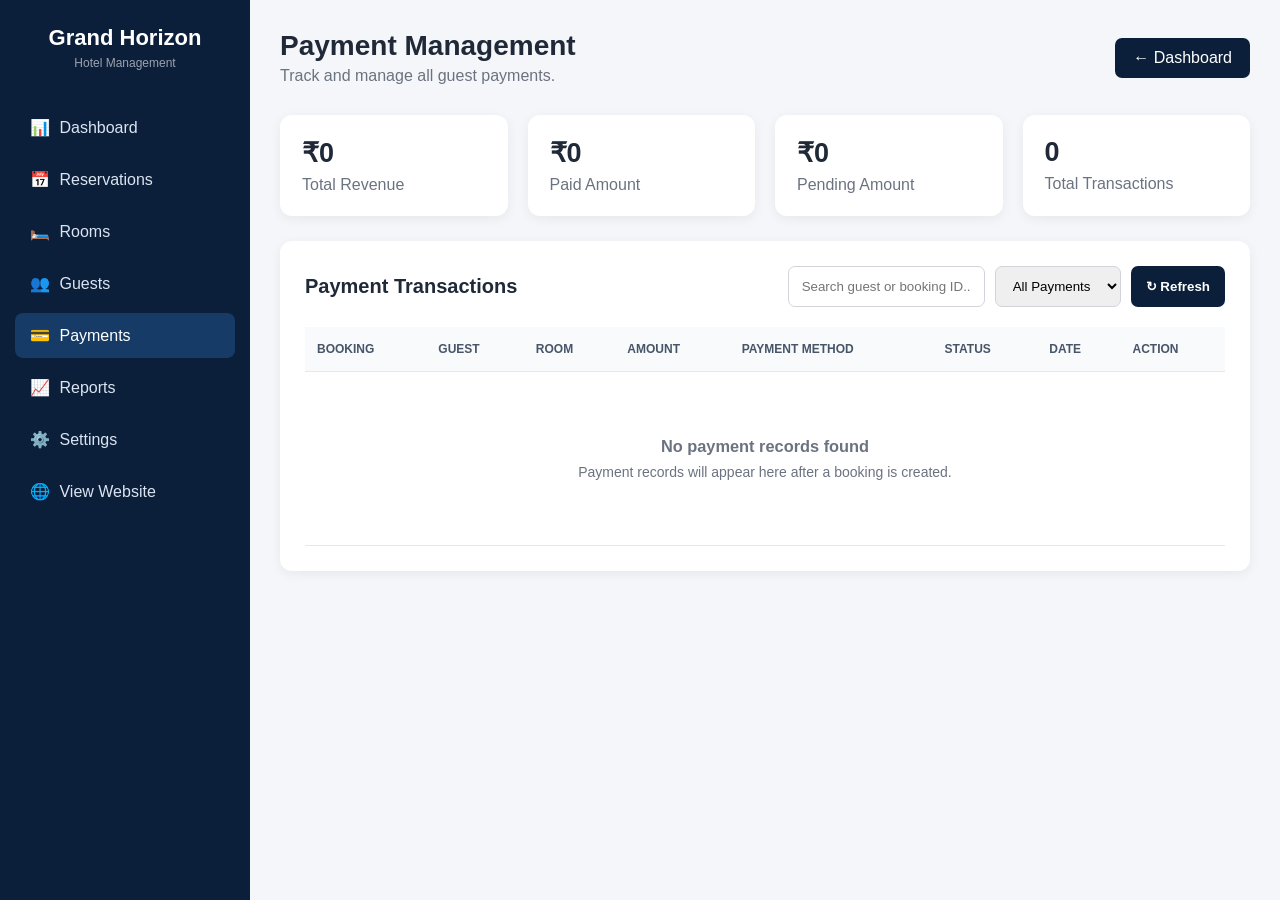
<file: payments.html>
<!DOCTYPE html>
<html lang="en">

<head>
    <meta charset="UTF-8">
    <meta name="viewport" content="width=device-width, initial-scale=1.0">

    <title>Grand Horizon | Payments</title>

    <style>

        * {
            margin: 0;
            padding: 0;
            box-sizing: border-box;
            font-family: Arial, sans-serif;
        }

        body {
            background: #f4f6f9;
            color: #1f2937;
        }

        /* =========================
           SIDEBAR
        ========================= */

        .sidebar {
            position: fixed;
            left: 0;
            top: 0;
            width: 250px;
            height: 100vh;
            background: #0b1f3a;
            color: white;
            padding: 25px 15px;
        }

        .logo {
            text-align: center;
            margin-bottom: 35px;
        }

        .logo h2 {
            font-size: 22px;
        }

        .logo p {
            font-size: 12px;
            color: #9ca3af;
            margin-top: 5px;
        }

        .nav-item {
            display: block;
            padding: 13px 15px;
            margin-bottom: 7px;
            border-radius: 8px;
            color: #dbe4f0;
            text-decoration: none;
            transition: 0.3s;
        }

        .nav-item:hover,
        .nav-item.active {
            background: #163b67;
            color: white;
        }

        .nav-icon {
            width: 25px;
            display: inline-block;
        }

        /* =========================
           MAIN
        ========================= */

        .main {
            margin-left: 250px;
            padding: 30px;
        }

        .topbar {
            display: flex;
            justify-content: space-between;
            align-items: center;
            margin-bottom: 30px;
        }

        .topbar h1 {
            font-size: 28px;
        }

        .topbar p {
            color: #6b7280;
            margin-top: 5px;
        }

        .back-btn {
            background: #0b1f3a;
            color: white;
            text-decoration: none;
            padding: 11px 18px;
            border-radius: 7px;
        }

        /* =========================
           STAT CARDS
        ========================= */

        .stats {
            display: grid;
            grid-template-columns: repeat(4, 1fr);
            gap: 20px;
            margin-bottom: 25px;
        }

        .stat-card {
            background: white;
            padding: 22px;
            border-radius: 12px;
            box-shadow: 0 3px 12px rgba(0,0,0,0.06);
        }

        .stat-card h3 {
            font-size: 27px;
            margin-bottom: 7px;
        }

        .stat-card p {
            color: #6b7280;
        }

        /* =========================
           CARD
        ========================= */

        .card {
            background: white;
            border-radius: 12px;
            padding: 25px;
            box-shadow: 0 3px 12px rgba(0,0,0,0.06);
        }

        .card-header {
            display: flex;
            justify-content: space-between;
            align-items: center;
            margin-bottom: 20px;
            gap: 15px;
        }

        .card-header h2 {
            font-size: 20px;
        }

        .actions {
            display: flex;
            gap: 10px;
        }

        input,
        select {
            padding: 11px 13px;
            border: 1px solid #d1d5db;
            border-radius: 7px;
            outline: none;
        }

        input:focus,
        select:focus {
            border-color: #2563eb;
        }

        /* =========================
           BUTTONS
        ========================= */

        .btn {
            border: none;
            padding: 10px 15px;
            border-radius: 7px;
            cursor: pointer;
            font-weight: bold;
        }

        .btn-primary {
            background: #0b1f3a;
            color: white;
        }

        .btn-primary:hover {
            background: #163b67;
        }

        .btn-paid {
            background: #16a34a;
            color: white;
        }

        .btn-paid:hover {
            background: #15803d;
        }

        .btn-disabled {
            background: #e5e7eb;
            color: #6b7280;
            cursor: default;
        }

        /* =========================
           TABLE
        ========================= */

        .table-container {
            overflow-x: auto;
        }

        table {
            width: 100%;
            border-collapse: collapse;
        }

        th,
        td {
            padding: 15px 12px;
            text-align: left;
            border-bottom: 1px solid #e5e7eb;
        }

        th {
            background: #f8fafc;
            color: #475569;
            font-size: 12px;
            text-transform: uppercase;
        }

        td {
            font-size: 14px;
        }

        .guest-name {
            font-weight: bold;
        }

        .guest-email {
            color: #6b7280;
            font-size: 12px;
            margin-top: 3px;
        }

        .amount {
            font-weight: bold;
        }

        /* =========================
           STATUS
        ========================= */

        .status {
            display: inline-block;
            padding: 5px 10px;
            border-radius: 20px;
            font-size: 12px;
            font-weight: bold;
        }

        .status.paid {
            background: #dcfce7;
            color: #166534;
        }

        .status.pending {
            background: #fef3c7;
            color: #92400e;
        }

        /* =========================
           EMPTY
        ========================= */

        .empty {
            text-align: center;
            padding: 50px;
            color: #6b7280;
        }

        .empty h3 {
            margin-bottom: 8px;
        }

        /* =========================
           MODAL
        ========================= */

        .modal {
            display: none;
            position: fixed;
            inset: 0;
            background: rgba(0,0,0,0.55);
            justify-content: center;
            align-items: center;
            z-index: 1000;
        }

        .modal.show {
            display: flex;
        }

        .modal-box {
            background: white;
            width: 500px;
            max-width: 90%;
            border-radius: 12px;
            padding: 25px;
            position: relative;
        }

        .modal-box h2 {
            margin-bottom: 20px;
            color: #0b1f3a;
        }

        .close {
            position: absolute;
            right: 18px;
            top: 15px;
            border: none;
            background: none;
            font-size: 25px;
            cursor: pointer;
        }

        .detail {
            padding: 12px 0;
            border-bottom: 1px solid #eee;
        }

        .detail strong {
            display: inline-block;
            width: 140px;
        }

        /* =========================
           RESPONSIVE
        ========================= */

        @media(max-width: 1050px) {

            .stats {
                grid-template-columns: repeat(2, 1fr);
            }

        }

        @media(max-width: 700px) {

            .sidebar {
                width: 70px;
                padding: 20px 8px;
            }

            .logo h2,
            .logo p,
            .nav-item span:not(.nav-icon) {
                display: none;
            }

            .nav-item {
                text-align: center;
                padding: 13px 5px;
            }

            .main {
                margin-left: 70px;
                padding: 20px;
            }

            .topbar {
                flex-direction: column;
                align-items: flex-start;
            }

            .stats {
                grid-template-columns: 1fr;
            }

            .card-header {
                flex-direction: column;
                align-items: flex-start;
            }

            .actions {
                width: 100%;
                flex-direction: column;
            }

            input,
            select {
                width: 100%;
            }

        }

    </style>

</head>


<body>


<!-- =====================================================
     SIDEBAR
===================================================== -->

<aside class="sidebar">

    <div class="logo">

        <h2>Grand Horizon</h2>

        <p>Hotel Management</p>

    </div>


    <a href="admin.html" class="nav-item">

        <span class="nav-icon">📊</span>

        <span>Dashboard</span>

    </a>


    <a href="admin.html" class="nav-item">

        <span class="nav-icon">📅</span>

        <span>Reservations</span>

    </a>


    <a href="admin.html" class="nav-item">

        <span class="nav-icon">🛏️</span>

        <span>Rooms</span>

    </a>


    <a href="guests.html" class="nav-item">

        <span class="nav-icon">👥</span>

        <span>Guests</span>

    </a>


    <a href="payments.html" class="nav-item active">

        <span class="nav-icon">💳</span>

        <span>Payments</span>

    </a>


    <a href="reports.html" class="nav-item">

        <span class="nav-icon">📈</span>

        <span>Reports</span>

    </a>


    <a href="settings.html" class="nav-item">

        <span class="nav-icon">⚙️</span>

        <span>Settings</span>

    </a>


    <a href="index.html" class="nav-item">

        <span class="nav-icon">🌐</span>

        <span>View Website</span>

    </a>

</aside>



<!-- =====================================================
     MAIN
===================================================== -->

<main class="main">


    <!-- TOPBAR -->

    <div class="topbar">

        <div>

            <h1>Payment Management</h1>

            <p>
                Track and manage all guest payments.
            </p>

        </div>


        <a
            href="admin.html"
            class="back-btn"
        >
            ← Dashboard
        </a>

    </div>



    <!-- =================================================
         STATISTICS
    ================================================== -->

    <section class="stats">


        <div class="stat-card">

            <h3 id="totalPayments">
                ₹0
            </h3>

            <p>Total Revenue</p>

        </div>


        <div class="stat-card">

            <h3 id="paidAmount">
                ₹0
            </h3>

            <p>Paid Amount</p>

        </div>


        <div class="stat-card">

            <h3 id="pendingAmount">
                ₹0
            </h3>

            <p>Pending Amount</p>

        </div>


        <div class="stat-card">

            <h3 id="paymentCount">
                0
            </h3>

            <p>Total Transactions</p>

        </div>


    </section>



    <!-- =================================================
         PAYMENT TABLE
    ================================================== -->

    <section class="card">


        <div class="card-header">

            <h2>Payment Transactions</h2>


            <div class="actions">

                <input
                    type="text"
                    id="searchPayment"
                    placeholder="Search guest or booking ID..."
                    oninput="searchPayments()"
                >


                <select
                    id="paymentFilter"
                    onchange="filterPayments()"
                >

                    <option value="all">
                        All Payments
                    </option>

                    <option value="Paid">
                        Paid
                    </option>

                    <option value="Pending">
                        Pending
                    </option>

                </select>


                <button
                    class="btn btn-primary"
                    onclick="loadPayments()"
                >
                    ↻ Refresh
                </button>

            </div>

        </div>



        <div class="table-container">

            <table>

                <thead>

                    <tr>

                        <th>Booking</th>

                        <th>Guest</th>

                        <th>Room</th>

                        <th>Amount</th>

                        <th>Payment Method</th>

                        <th>Status</th>

                        <th>Date</th>

                        <th>Action</th>

                    </tr>

                </thead>


                <tbody id="paymentTableBody"></tbody>

            </table>

        </div>

    </section>

</main>



<!-- =====================================================
     PAYMENT DETAILS MODAL
===================================================== -->

<div
    class="modal"
    id="paymentModal"
>

    <div class="modal-box">

        <button
            class="close"
            onclick="closeModal()"
        >
            ×
        </button>


        <h2>Payment Details</h2>


        <div id="paymentDetails"></div>

    </div>

</div>



<script>


// =====================================================
// GET BOOKINGS
// =====================================================

function getBookings() {

    return JSON.parse(
        localStorage.getItem("hotelBookings")
    ) || [];

}


// =====================================================
// GET PAYMENT DATA
// =====================================================

function getPayments() {

    return JSON.parse(
        localStorage.getItem("hotelPayments")
    ) || [];

}


// =====================================================
// CREATE PAYMENT RECORDS FROM BOOKINGS
// =====================================================

function syncPayments() {

    const bookings = getBookings();

    let payments = getPayments();


    bookings.forEach(booking => {

        const existingPayment =
            payments.find(
                payment =>
                    payment.bookingId === booking.id
            );


        if (!existingPayment) {

            payments.push({

                id:
                    "PAY" +
                    Date.now()
                        .toString()
                        .slice(-6) +
                    Math.floor(
                        Math.random() * 100
                    ),

                bookingId:
                    booking.id,

                guest:
                    booking.guest ||
                    (
                        (booking.firstName || "") +
                        " " +
                        (booking.lastName || "")
                    ).trim(),

                email:
                    booking.email || "",

                room:
                    booking.room || "",

                amount:
                    Number(booking.total) || 0,

                method:
                    "Not Selected",

                status:
                    booking.paymentStatus ||
                    "Pending",

                date:
                    booking.createdAt ||
                    new Date().toISOString()

            });

        }

    });


    localStorage.setItem(
        "hotelPayments",
        JSON.stringify(payments)
    );

}


// =====================================================
// LOAD PAYMENTS
// =====================================================

function loadPayments() {

    syncPayments();


    const payments = getPayments();

    const table =
        document.getElementById(
            "paymentTableBody"
        );


    table.innerHTML = "";


    if (payments.length === 0) {

        table.innerHTML = `

            <tr>

                <td colspan="8">

                    <div class="empty">

                        <h3>
                            No payment records found
                        </h3>

                        <p>
                            Payment records will appear
                            here after a booking is created.
                        </p>

                    </div>

                </td>

            </tr>

        `;


        updateStats(payments);

        return;

    }


    payments
        .slice()
        .reverse()
        .forEach(payment => {

            const row =
                document.createElement("tr");


            const status =
                payment.status || "Pending";


            const isPaid =
                status === "Paid";


            row.innerHTML = `

                <td>

                    <strong>
                        ${escapeHTML(
                            payment.bookingId
                        )}
                    </strong>

                </td>


                <td>

                    <div class="guest-name">

                        ${escapeHTML(
                            payment.guest
                        )}

                    </div>

                    <div class="guest-email">

                        ${escapeHTML(
                            payment.email
                        )}

                    </div>

                </td>


                <td>

                    ${escapeHTML(
                        payment.room || "-"
                    )}

                </td>


                <td class="amount">

                    ₹${Number(
                        payment.amount || 0
                    ).toLocaleString("en-IN")}

                </td>


                <td>

                    ${escapeHTML(
                        payment.method ||
                        "Not Selected"
                    )}

                </td>


                <td>

                    <span class="status ${
                        isPaid
                            ? "paid"
                            : "pending"
                    }">

                        ${escapeHTML(status)}

                    </span>

                </td>


                <td>

                    ${formatDate(
                        payment.date
                    )}

                </td>


                <td>

                    <button
                        class="btn ${
                            isPaid
                                ? "btn-disabled"
                                : "btn-paid"
                        }"
                        ${
                            isPaid
                                ? "disabled"
                                : ""
                        }
                        onclick="markAsPaid('${escapeHTML(payment.bookingId)}')"
                    >

                        ${
                            isPaid
                                ? "✓ Paid"
                                : "Mark Paid"
                        }

                    </button>


                    <button
                        class="view-btn"
                        style="
                            margin-left:5px;
                            border:none;
                            padding:9px 12px;
                            border-radius:7px;
                            cursor:pointer;
                        "
                        onclick="viewPayment('${escapeHTML(payment.bookingId)}')"
                    >
                        View
                    </button>

                </td>

            `;


            table.appendChild(row);

        });


    updateStats(payments);

}


// =====================================================
// UPDATE STATISTICS
// =====================================================

function updateStats(payments) {

    let total =
        0;

    let paid =
        0;

    let pending =
        0;


    payments.forEach(payment => {

        const amount =
            Number(payment.amount) || 0;


        total += amount;


        if (payment.status === "Paid") {

            paid += amount;

        } else {

            pending += amount;

        }

    });


    document.getElementById(
        "totalPayments"
    ).textContent =
        "₹" +
        total.toLocaleString("en-IN");


    document.getElementById(
        "paidAmount"
    ).textContent =
        "₹" +
        paid.toLocaleString("en-IN");


    document.getElementById(
        "pendingAmount"
    ).textContent =
        "₹" +
        pending.toLocaleString("en-IN");


    document.getElementById(
        "paymentCount"
    ).textContent =
        payments.length;

}


// =====================================================
// MARK PAYMENT AS PAID
// =====================================================

function markAsPaid(bookingId) {

    const payments =
        getPayments();


    const paymentIndex =
        payments.findIndex(
            payment =>
                payment.bookingId === bookingId
        );


    if (paymentIndex === -1) {

        alert(
            "Payment record not found."
        );

        return;

    }


    const method =
        prompt(
            "Enter payment method:\n\n" +
            "Example: Cash, UPI, Card, Net Banking",
            "UPI"
        );


    if (method === null) {

        return;

    }


    payments[paymentIndex].status =
        "Paid";


    payments[paymentIndex].method =
        method.trim() ||
        "Other";


    payments[paymentIndex].paidDate =
        new Date().toISOString();


    localStorage.setItem(
        "hotelPayments",
        JSON.stringify(payments)
    );


    // =================================================
    // UPDATE ORIGINAL BOOKING
    // =================================================

    const bookings =
        getBookings();


    const bookingIndex =
        bookings.findIndex(
            booking =>
                booking.id === bookingId
        );


    if (bookingIndex !== -1) {

        bookings[
            bookingIndex
        ].paymentStatus = "Paid";


        bookings[
            bookingIndex
        ].paymentMethod =
            method.trim() ||
            "Other";


        bookings[
            bookingIndex
        ].paymentDate =
            new Date().toISOString();


        localStorage.setItem(
            "hotelBookings",
            JSON.stringify(bookings)
        );

    }


    alert(
        "Payment marked as Paid successfully! ✓"
    );


    loadPayments();

}


// =====================================================
// VIEW PAYMENT
// =====================================================

function viewPayment(bookingId) {

    const payments =
        getPayments();


    const payment =
        payments.find(
            item =>
                item.bookingId === bookingId
        );


    if (!payment) {

        return;

    }


    document.getElementById(
        "paymentDetails"
    ).innerHTML = `

        <div class="detail">

            <strong>Payment ID:</strong>

            ${escapeHTML(
                payment.id
            )}

        </div>


        <div class="detail">

            <strong>Booking ID:</strong>

            ${escapeHTML(
                payment.bookingId
            )}

        </div>


        <div class="detail">

            <strong>Guest:</strong>

            ${escapeHTML(
                payment.guest
            )}

        </div>


        <div class="detail">

            <strong>Email:</strong>

            ${escapeHTML(
                payment.email
            )}

        </div>


        <div class="detail">

            <strong>Room:</strong>

            ${escapeHTML(
                payment.room
            )}

        </div>


        <div class="detail">

            <strong>Amount:</strong>

            ₹${Number(
                payment.amount || 0
            ).toLocaleString("en-IN")}

        </div>


        <div class="detail">

            <strong>Method:</strong>

            ${escapeHTML(
                payment.method ||
                "Not Selected"
            )}

        </div>


        <div class="detail">

            <strong>Status:</strong>

            ${escapeHTML(
                payment.status ||
                "Pending"
            )}

        </div>


        <div class="detail">

            <strong>Date:</strong>

            ${formatDate(
                payment.date
            )}

        </div>

    `;


    document
        .getElementById("paymentModal")
        .classList.add("show");

}


// =====================================================
// SEARCH PAYMENTS
// =====================================================

function searchPayments() {

    const search =
        document
            .getElementById("searchPayment")
            .value
            .toLowerCase();


    const rows =
        document.querySelectorAll(
            "#paymentTableBody tr"
        );


    rows.forEach(row => {

        const text =
            row.textContent.toLowerCase();


        row.style.display =
            text.includes(search)
                ? ""
                : "none";

    });

}


// =====================================================
// FILTER PAYMENTS
// =====================================================

function filterPayments() {

    const filter =
        document.getElementById(
            "paymentFilter"
        ).value;


    const rows =
        document.querySelectorAll(
            "#paymentTableBody tr"
        );


    rows.forEach(row => {

        const statusElement =
            row.querySelector(".status");


        if (!statusElement) {

            return;

        }


        const status =
            statusElement.textContent.trim();


        if (
            filter === "all" ||
            status === filter
        ) {

            row.style.display = "";

        } else {

            row.style.display = "none";

        }

    });

}


// =====================================================
// CLOSE MODAL
// =====================================================

function closeModal() {

    document
        .getElementById("paymentModal")
        .classList.remove("show");

}


// =====================================================
// FORMAT DATE
// =====================================================

function formatDate(date) {

    if (!date) {

        return "-";

    }


    const d =
        new Date(date);


    if (isNaN(d.getTime())) {

        return date;

    }


    return d.toLocaleDateString(
        "en-IN",
        {
            day: "2-digit",
            month: "short",
            year: "numeric"
        }
    );

}


// =====================================================
// ESCAPE HTML
// =====================================================

function escapeHTML(value) {

    if (
        value === undefined ||
        value === null
    ) {

        return "";

    }


    return String(value)
        .replace(/&/g, "&amp;")
        .replace(/</g, "&lt;")
        .replace(/>/g, "&gt;")
        .replace(/"/g, "&quot;")
        .replace(/'/g, "&#039;");

}


// =====================================================
// CLOSE MODAL OUTSIDE
// =====================================================

window.addEventListener(
    "click",
    function(event) {

        const modal =
            document.getElementById(
                "paymentModal"
            );


        if (event.target === modal) {

            closeModal();

        }

    }
);


// =====================================================
// START
// =====================================================

document.addEventListener(
    "DOMContentLoaded",
    function() {

        loadPayments();

    }
);

</script>

</body>
</html>
</file>
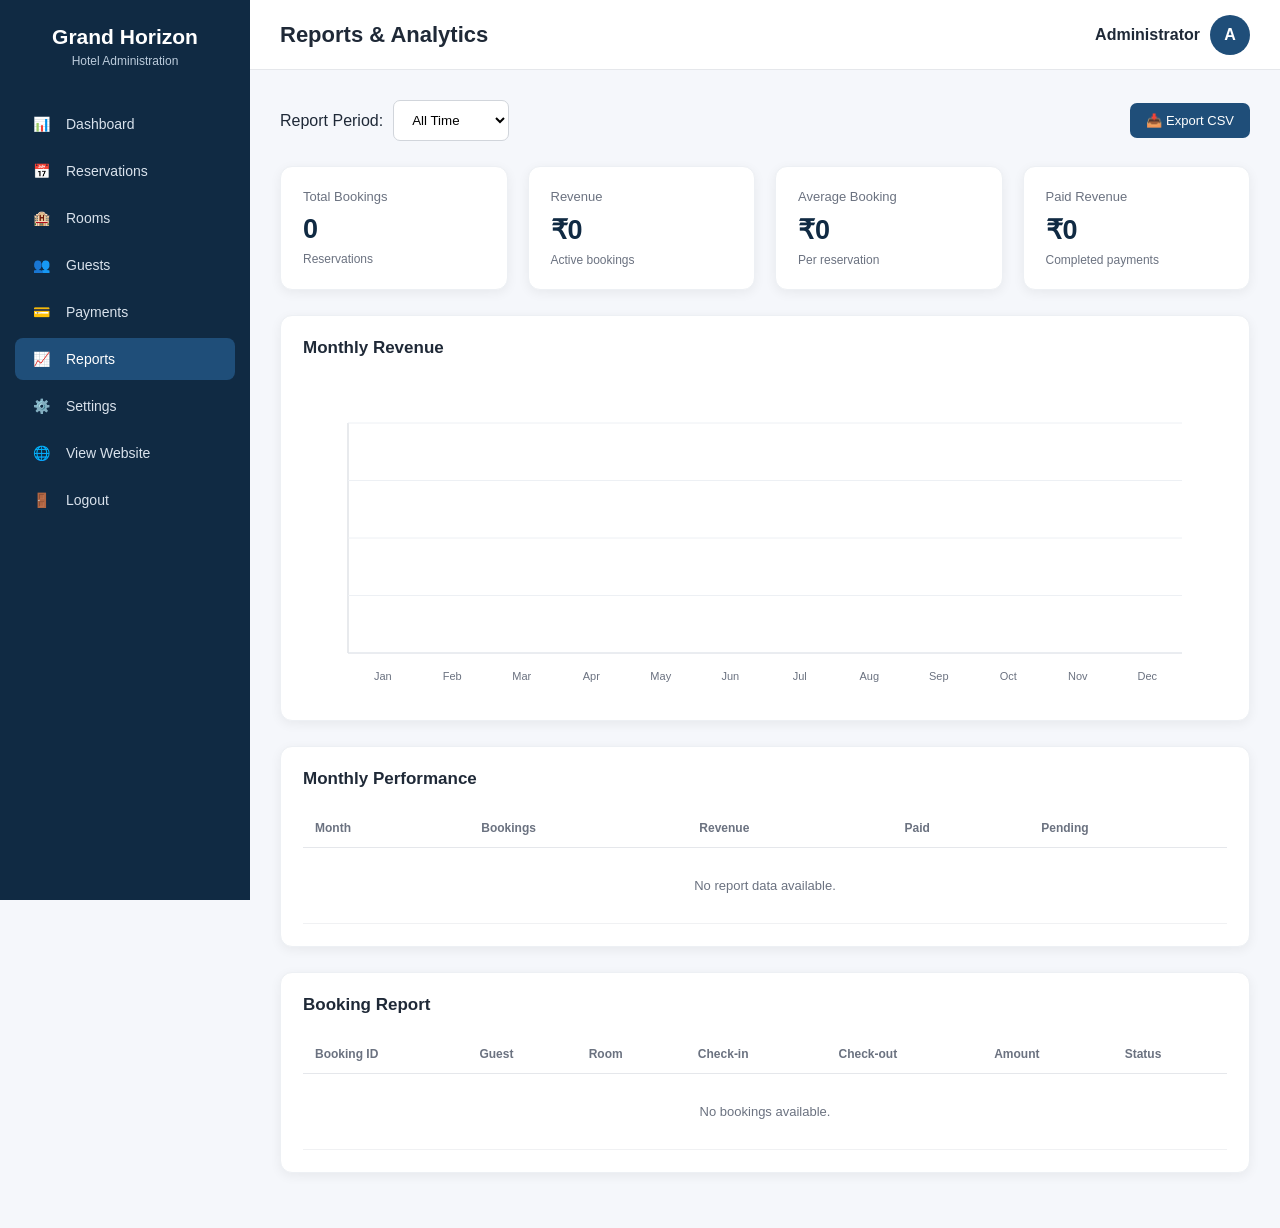
<file: reports.html>
<!DOCTYPE html>
<html lang="en">

<head>

<meta charset="UTF-8">
<meta name="viewport" content="width=device-width, initial-scale=1.0">

<title>Grand Horizon | Reports</title>

<style>

*{
    margin:0;
    padding:0;
    box-sizing:border-box;
    font-family:Arial, Helvetica, sans-serif;
}

body{
    background:#f5f7fb;
    color:#1f2937;
}


/* ================================
   SIDEBAR
================================ */

.sidebar{
    position:fixed;
    left:0;
    top:0;
    width:250px;
    height:100vh;
    background:#102a43;
    color:white;
    padding:25px 15px;
    z-index:1000;
}

.logo{
    text-align:center;
    margin-bottom:35px;
}

.logo h2{
    font-size:21px;
}

.logo p{
    font-size:12px;
    color:#bcccdc;
    margin-top:5px;
}

.nav-item{
    display:flex;
    align-items:center;
    gap:13px;
    padding:13px 15px;
    margin:5px 0;
    color:#d9e2ec;
    text-decoration:none;
    border-radius:8px;
    cursor:pointer;
    font-size:14px;
    transition:.2s;
}

.nav-item:hover,
.nav-item.active{
    background:#1f4e79;
    color:white;
}

.nav-icon{
    width:23px;
    text-align:center;
}


/* ================================
   MAIN
================================ */

.main{
    margin-left:250px;
    min-height:100vh;
}

.topbar{
    height:70px;
    background:white;
    display:flex;
    align-items:center;
    justify-content:space-between;
    padding:0 30px;
    border-bottom:1px solid #e5e7eb;
}

.topbar h1{
    font-size:22px;
}

.admin-profile{
    display:flex;
    align-items:center;
    gap:10px;
}

.avatar{
    width:40px;
    height:40px;
    background:#1f4e79;
    color:white;
    border-radius:50%;
    display:flex;
    align-items:center;
    justify-content:center;
    font-weight:bold;
}


/* ================================
   CONTENT
================================ */

.content{
    padding:30px;
}


/* ================================
   TOOLBAR
================================ */

.toolbar{
    display:flex;
    justify-content:space-between;
    align-items:center;
    gap:15px;
    margin-bottom:25px;
}

.toolbar-left{
    display:flex;
    align-items:center;
    gap:10px;
}

select{
    padding:11px 14px;
    border:1px solid #d1d5db;
    border-radius:7px;
    background:white;
    outline:none;
}


/* ================================
   BUTTON
================================ */

.btn{
    border:none;
    background:#1f4e79;
    color:white;
    padding:10px 16px;
    border-radius:7px;
    cursor:pointer;
    font-size:13px;
}

.btn:hover{
    background:#163b5c;
}


/* ================================
   STATS
================================ */

.stats{
    display:grid;
    grid-template-columns:repeat(4,1fr);
    gap:20px;
    margin-bottom:25px;
}

.stat-card{
    background:white;
    border-radius:12px;
    padding:22px;
    box-shadow:0 3px 12px rgba(0,0,0,.06);
    border:1px solid #edf0f4;
}

.stat-title{
    color:#6b7280;
    font-size:13px;
}

.stat-number{
    font-size:27px;
    font-weight:bold;
    color:#102a43;
    margin-top:10px;
}

.stat-sub{
    color:#6b7280;
    font-size:12px;
    margin-top:7px;
}


/* ================================
   PANELS
================================ */

.panel{
    background:white;
    border-radius:12px;
    padding:22px;
    margin-bottom:25px;
    box-shadow:0 3px 12px rgba(0,0,0,.06);
    border:1px solid #edf0f4;
}

.panel-header{
    display:flex;
    justify-content:space-between;
    align-items:center;
    margin-bottom:20px;
}

.panel-header h3{
    font-size:17px;
}


/* ================================
   TABLE
================================ */

.table-wrapper{
    overflow-x:auto;
}

table{
    width:100%;
    border-collapse:collapse;
}

th{
    text-align:left;
    color:#6b7280;
    font-size:12px;
    padding:12px;
    border-bottom:1px solid #e5e7eb;
}

td{
    padding:13px 12px;
    font-size:13px;
    border-bottom:1px solid #f0f1f3;
}

.badge{
    padding:5px 9px;
    border-radius:20px;
    font-size:11px;
    font-weight:bold;
}

.confirmed{
    background:#dcfce7;
    color:#166534;
}

.cancelled{
    background:#fee2e2;
    color:#991b1b;
}

.empty{
    text-align:center;
    padding:30px;
    color:#6b7280;
}


/* ================================
   CHART
================================ */

.chart-container{
    width:100%;
    height:320px;
    position:relative;
}

canvas{
    width:100% !important;
    height:100% !important;
}


/* ================================
   RESPONSIVE
================================ */

@media(max-width:1100px){

    .stats{
        grid-template-columns:repeat(2,1fr);
    }

}

@media(max-width:768px){

    .sidebar{
        width:70px;
        padding:20px 8px;
    }

    .logo h2,
    .logo p,
    .nav-item span:last-child{
        display:none;
    }

    .nav-item{
        justify-content:center;
    }

    .main{
        margin-left:70px;
    }

    .content{
        padding:18px;
    }

    .topbar{
        padding:0 15px;
    }

    .stats{
        grid-template-columns:1fr;
    }

    .toolbar{
        flex-direction:column;
        align-items:stretch;
    }

}

</style>

</head>


<body>


<!-- ================================
     SIDEBAR
================================ -->

<aside class="sidebar">

    <div class="logo">

        <h2>Grand Horizon</h2>

        <p>Hotel Administration</p>

    </div>


    <a class="nav-item"
       href="admin.html">

        <span class="nav-icon">📊</span>

        <span>Dashboard</span>

    </a>


    <a class="nav-item"
       href="admin.html">

        <span class="nav-icon">📅</span>

        <span>Reservations</span>

    </a>


    <a class="nav-item"
       href="admin.html">

        <span class="nav-icon">🏨</span>

        <span>Rooms</span>

    </a>


    <a class="nav-item"
       href="guests.html">

        <span class="nav-icon">👥</span>

        <span>Guests</span>

    </a>


    <a class="nav-item"
       href="payments.html">

        <span class="nav-icon">💳</span>

        <span>Payments</span>

    </a>


    <a class="nav-item active"
       href="reports.html">

        <span class="nav-icon">📈</span>

        <span>Reports</span>

    </a>


    <a class="nav-item"
       href="settings.html">

        <span class="nav-icon">⚙️</span>

        <span>Settings</span>

    </a>


    <a class="nav-item"
       href="index.html">

        <span class="nav-icon">🌐</span>

        <span>View Website</span>

    </a>


    <a class="nav-item"
       onclick="logout()">

        <span class="nav-icon">🚪</span>

        <span>Logout</span>

    </a>

</aside>



<!-- ================================
     MAIN
================================ -->

<main class="main">


<header class="topbar">

    <h1>
        Reports & Analytics
    </h1>


    <div class="admin-profile">

        <strong>
            Administrator
        </strong>

        <div class="avatar">
            A
        </div>

    </div>

</header>



<section class="content">


<!-- ================================
     TOOLBAR
================================ -->

<div class="toolbar">


    <div class="toolbar-left">

        <label>
            Report Period:
        </label>


        <select id="reportPeriod"
                onchange="generateReport()">

            <option value="all">
                All Time
            </option>

            <option value="month">
                This Month
            </option>

            <option value="year">
                This Year
            </option>

        </select>

    </div>


    <button class="btn"
            onclick="exportCSV()">

        📥 Export CSV

    </button>

</div>



<!-- ================================
     STATS
================================ -->

<div class="stats">


    <div class="stat-card">

        <div class="stat-title">
            Total Bookings
        </div>

        <div class="stat-number"
             id="reportBookings">
            0
        </div>

        <div class="stat-sub">
            Reservations
        </div>

    </div>


    <div class="stat-card">

        <div class="stat-title">
            Revenue
        </div>

        <div class="stat-number"
             id="reportRevenue">
            ₹0
        </div>

        <div class="stat-sub">
            Active bookings
        </div>

    </div>


    <div class="stat-card">

        <div class="stat-title">
            Average Booking
        </div>

        <div class="stat-number"
             id="averageBooking">
            ₹0
        </div>

        <div class="stat-sub">
            Per reservation
        </div>

    </div>


    <div class="stat-card">

        <div class="stat-title">
            Paid Revenue
        </div>

        <div class="stat-number"
             id="paidRevenue">
            ₹0
        </div>

        <div class="stat-sub">
            Completed payments
        </div>

    </div>


</div>



<!-- ================================
     REVENUE CHART
================================ -->

<div class="panel">

    <div class="panel-header">

        <h3>
            Monthly Revenue
        </h3>

    </div>


    <div class="chart-container">

        <canvas id="revenueChart"></canvas>

    </div>

</div>



<!-- ================================
     MONTHLY PERFORMANCE
================================ -->

<div class="panel">

    <div class="panel-header">

        <h3>
            Monthly Performance
        </h3>

    </div>


    <div class="table-wrapper">

        <table>

            <thead>

                <tr>

                    <th>
                        Month
                    </th>

                    <th>
                        Bookings
                    </th>

                    <th>
                        Revenue
                    </th>

                    <th>
                        Paid
                    </th>

                    <th>
                        Pending
                    </th>

                </tr>

            </thead>


            <tbody id="performanceTable">

            </tbody>

        </table>

    </div>

</div>



<!-- ================================
     BOOKING DETAILS
================================ -->

<div class="panel">

    <div class="panel-header">

        <h3>
            Booking Report
        </h3>

    </div>


    <div class="table-wrapper">

        <table>

            <thead>

                <tr>

                    <th>
                        Booking ID
                    </th>

                    <th>
                        Guest
                    </th>

                    <th>
                        Room
                    </th>

                    <th>
                        Check-in
                    </th>

                    <th>
                        Check-out
                    </th>

                    <th>
                        Amount
                    </th>

                    <th>
                        Status
                    </th>

                </tr>

            </thead>


            <tbody id="bookingReport">

            </tbody>

        </table>

    </div>

</div>


</section>

</main>



<script>

/* =====================================================
   GET BOOKINGS
===================================================== */

function getBookings(){

    try{

        return JSON.parse(
            localStorage.getItem(
                "hotelBookings"
            )
        ) || [];

    }

    catch(error){

        return [];

    }

}


/* =====================================================
   MONEY
===================================================== */

function money(value){

    return "₹" +
        Number(value || 0)
        .toLocaleString("en-IN");

}


/* =====================================================
   ESCAPE
===================================================== */

function escapeHTML(value){

    return String(value ?? "")
        .replace(/&/g,"&amp;")
        .replace(/</g,"&lt;")
        .replace(/>/g,"&gt;")
        .replace(/"/g,"&quot;")
        .replace(/'/g,"&#039;");

}


/* =====================================================
   DATE
===================================================== */

function formatDate(date){

    if(!date){
        return "-";
    }

    const d =
        new Date(
            date + "T00:00:00"
        );

    if(isNaN(d.getTime())){
        return date;
    }

    return d.toLocaleDateString(
        "en-IN",
        {
            day:"2-digit",
            month:"short",
            year:"numeric"
        }
    );

}


/* =====================================================
   FILTER BOOKINGS
===================================================== */

function getFilteredBookings(){

    const bookings =
        getBookings();


    const period =
        document.getElementById(
            "reportPeriod"
        ).value;


    const now =
        new Date();


    return bookings.filter(
        booking => {

            if(
                String(
                    booking.status || ""
                ).toLowerCase()
                === "cancelled"
            ){

                return false;

            }


            if(!booking.checkIn){
                return false;
            }


            const date =
                new Date(
                    booking.checkIn +
                    "T00:00:00"
                );


            if(period === "month"){

                return (
                    date.getMonth()
                    ===
                    now.getMonth()

                    &&

                    date.getFullYear()
                    ===
                    now.getFullYear()
                );

            }


            if(period === "year"){

                return (
                    date.getFullYear()
                    ===
                    now.getFullYear()
                );

            }


            return true;

        }
    );

}


/* =====================================================
   GENERATE REPORT
===================================================== */

function generateReport(){

    const bookings =
        getFilteredBookings();


    /* TOTAL BOOKINGS */

    document.getElementById(
        "reportBookings"
    ).textContent =
        bookings.length;


    /* TOTAL REVENUE */

    const revenue =
        bookings.reduce(
            (sum,b) =>
                sum +
                Number(
                    b.total || 0
                ),
            0
        );


    document.getElementById(
        "reportRevenue"
    ).textContent =
        money(revenue);


    /* AVERAGE */

    const average =
        bookings.length
        ?
        revenue / bookings.length
        :
        0;


    document.getElementById(
        "averageBooking"
    ).textContent =
        money(average);


    /* PAID */

    const paidRevenue =
        bookings
        .filter(b =>

            String(
                b.paymentStatus ||
                "Pending"
            ).toLowerCase()
            ===
            "paid"

        )
        .reduce(
            (sum,b) =>
                sum +
                Number(
                    b.total || 0
                ),
            0
        );


    document.getElementById(
        "paidRevenue"
    ).textContent =
        money(paidRevenue);


    generateMonthlyPerformance(
        bookings
    );

    generateBookingReport(
        bookings
    );

    drawRevenueChart(
        bookings
    );

}


/* =====================================================
   MONTHLY PERFORMANCE
===================================================== */

function generateMonthlyPerformance(
    bookings
){

    const months = [

        "January",
        "February",
        "March",
        "April",
        "May",
        "June",
        "July",
        "August",
        "September",
        "October",
        "November",
        "December"

    ];


    const data = months.map(
        month => ({

            month,

            bookings:0,

            revenue:0,

            paid:0,

            pending:0

        })
    );


    bookings.forEach(
        booking => {

            if(!booking.checkIn){
                return;
            }


            const date =
                new Date(
                    booking.checkIn +
                    "T00:00:00"
                );


            const monthIndex =
                date.getMonth();


            data[monthIndex]
                .bookings++;


            data[monthIndex]
                .revenue +=
                Number(
                    booking.total || 0
                );


            if(
                String(
                    booking.paymentStatus ||
                    "Pending"
                ).toLowerCase()
                ===
                "paid"
            ){

                data[monthIndex]
                    .paid +=
                    Number(
                        booking.total || 0
                    );

            }

            else{

                data[monthIndex]
                    .pending +=
                    Number(
                        booking.total || 0
                    );

            }

        }
    );


    const tbody =
        document.getElementById(
            "performanceTable"
        );


    const currentYear =
        new Date()
        .getFullYear();


    const used =
        data.filter(
            item =>
                item.bookings > 0
        );


    if(!used.length){

        tbody.innerHTML = `

            <tr>

                <td colspan="5"
                    class="empty">

                    No report data available.

                </td>

            </tr>

        `;

        return;

    }


    tbody.innerHTML =
        used.map(
            item => `

                <tr>

                    <td>
                        <strong>
                            ${item.month}
                        </strong>
                    </td>

                    <td>
                        ${item.bookings}
                    </td>

                    <td>
                        ${money(
                            item.revenue
                        )}
                    </td>

                    <td>
                        ${money(
                            item.paid
                        )}
                    </td>

                    <td>
                        ${money(
                            item.pending
                        )}
                    </td>

                </tr>

            `
        ).join("");

}


/* =====================================================
   BOOKING REPORT
===================================================== */

function generateBookingReport(
    bookings
){

    const tbody =
        document.getElementById(
            "bookingReport"
        );


    if(!bookings.length){

        tbody.innerHTML = `

            <tr>

                <td colspan="7"
                    class="empty">

                    No bookings available.

                </td>

            </tr>

        `;

        return;

    }


    tbody.innerHTML =
        [...bookings]
        .reverse()
        .map(
            booking => {

                const guest =
                    booking.guest ||
                    (
                        (booking.firstName || "") +
                        " " +
                        (booking.lastName || "")
                    ).trim();


                const status =
                    booking.status ||
                    "Confirmed";


                const statusClass =
                    status.toLowerCase()
                    === "cancelled"
                    ?
                    "cancelled"
                    :
                    "confirmed";


                return `

                    <tr>

                        <td>

                            <strong>
                                ${escapeHTML(
                                    booking.id
                                )}
                            </strong>

                        </td>


                        <td>

                            ${escapeHTML(
                                guest
                            )}

                        </td>


                        <td>

                            ${escapeHTML(
                                booking.room
                            )}

                        </td>


                        <td>

                            ${formatDate(
                                booking.checkIn
                            )}

                        </td>


                        <td>

                            ${formatDate(
                                booking.checkOut
                            )}

                        </td>


                        <td>

                            <strong>
                                ${money(
                                    booking.total
                                )}
                            </strong>

                        </td>


                        <td>

                            <span class="badge ${statusClass}">

                                ${escapeHTML(
                                    status
                                )}

                            </span>

                        </td>

                    </tr>

                `;

            }
        )
        .join("");

}


/* =====================================================
   REVENUE CHART
===================================================== */

function drawRevenueChart(
    bookings
){

    const canvas =
        document.getElementById(
            "revenueChart"
        );


    const ctx =
        canvas.getContext("2d");


    const width =
        canvas.clientWidth;


    const height =
        canvas.clientHeight;


    const ratio =
        window.devicePixelRatio ||
        1;


    canvas.width =
        width * ratio;


    canvas.height =
        height * ratio;


    ctx.scale(
        ratio,
        ratio
    );


    const months = [

        "Jan",
        "Feb",
        "Mar",
        "Apr",
        "May",
        "Jun",
        "Jul",
        "Aug",
        "Sep",
        "Oct",
        "Nov",
        "Dec"

    ];


    const revenue =
        new Array(12)
        .fill(0);


    bookings.forEach(
        booking => {

            if(!booking.checkIn){
                return;
            }


            const date =
                new Date(
                    booking.checkIn +
                    "T00:00:00"
                );


            revenue[
                date.getMonth()
            ] +=
                Number(
                    booking.total || 0
                );

        }
    );


    const max =
        Math.max(
            ...revenue,
            100
        );


    const padding = 45;

    const chartWidth =
        width -
        padding * 2;

    const chartHeight =
        height -
        padding * 2;


    /* CLEAR */

    ctx.clearRect(
        0,
        0,
        width,
        height
    );


    /* AXIS */

    ctx.beginPath();

    ctx.moveTo(
        padding,
        padding
    );

    ctx.lineTo(
        padding,
        height - padding
    );

    ctx.lineTo(
        width - padding,
        height - padding
    );

    ctx.strokeStyle =
        "#d1d5db";

    ctx.stroke();


    /* HORIZONTAL GRID */

    for(
        let i=0;
        i<=4;
        i++
    ){

        const y =
            padding +
            (
                chartHeight *
                i / 4
            );


        ctx.beginPath();

        ctx.moveTo(
            padding,
            y
        );

        ctx.lineTo(
            width - padding,
            y
        );

        ctx.strokeStyle =
            "#edf0f4";

        ctx.stroke();

    }


    /* BAR WIDTH */

    const barWidth =
        chartWidth / 12 * 0.55;


    revenue.forEach(
        (value,index) => {

            const x =
                padding +
                (
                    chartWidth /
                    12 *
                    index
                ) +
                (
                    chartWidth /
                    12 -
                    barWidth
                ) / 2;


            const barHeight =
                (
                    value / max
                ) *
                chartHeight;


            const y =
                height -
                padding -
                barHeight;


            ctx.fillStyle =
                "#1f4e79";


            ctx.fillRect(
                x,
                y,
                barWidth,
                barHeight
            );


            /* MONTH */

            ctx.fillStyle =
                "#6b7280";


            ctx.font =
                "11px Arial";


            ctx.textAlign =
                "center";


            ctx.fillText(
                months[index],
                x + barWidth / 2,
                height - 18
            );


            /* VALUE */

            if(value > 0){

                ctx.fillStyle =
                    "#102a43";


                ctx.font =
                    "10px Arial";


                ctx.fillText(
                    "₹" +
                    Math.round(
                        value / 1000
                    ) +
                    "K",
                    x + barWidth / 2,
                    y - 7
                );

            }

        }
    );

}


/* =====================================================
   EXPORT CSV
===================================================== */

function exportCSV(){

    const bookings =
        getFilteredBookings();


    if(!bookings.length){

        alert(
            "No booking data available to export."
        );

        return;

    }


    let csv =
        "Booking ID,Guest,Email,Room,Check-in,Check-out,Guests,Nights,Total,Status,Payment Status\n";


    bookings.forEach(
        booking => {

            const guest =
                booking.guest ||
                (
                    (booking.firstName || "") +
                    " " +
                    (booking.lastName || "")
                ).trim();


            csv += [

                booking.id,

                guest,

                booking.email,

                booking.room,

                booking.checkIn,

                booking.checkOut,

                booking.guests,

                booking.nights,

                booking.total,

                booking.status ||
                "Confirmed",

                booking.paymentStatus ||
                "Pending"

            ]
            .map(
                value =>
                    `"${String(
                        value ?? ""
                    ).replace(
                        /"/g,
                        '""'
                    )}"`
            )
            .join(",")
            +
            "\n";

        }
    );


    const blob =
        new Blob(
            [csv],
            {
                type:
                "text/csv;charset=utf-8;"
            }
        );


    const url =
        URL.createObjectURL(
            blob
        );


    const link =
        document.createElement(
            "a"
        );


    link.href =
        url;


    link.download =
        "grand-horizon-report.csv";


    document.body.appendChild(
        link
    );


    link.click();


    document.body.removeChild(
        link
    );


    URL.revokeObjectURL(
        url
    );

}


/* =====================================================
   LOGOUT
===================================================== */

function logout(){

    if(
        confirm(
            "Are you sure you want to logout?"
        )
    ){

        window.location.href =
            "login.html";

    }

}


/* =====================================================
   INITIAL LOAD
===================================================== */

document.addEventListener(
    "DOMContentLoaded",
    function(){

        generateReport();

    }
);


/* =====================================================
   WINDOW RESIZE
===================================================== */

window.addEventListener(
    "resize",
    function(){

        drawRevenueChart(
            getFilteredBookings()
        );

    }
);


/* =====================================================
   AUTO REFRESH
===================================================== */

setInterval(
    function(){

        generateReport();

    },
    5000
);

</script>


</body>

</html>
</file>
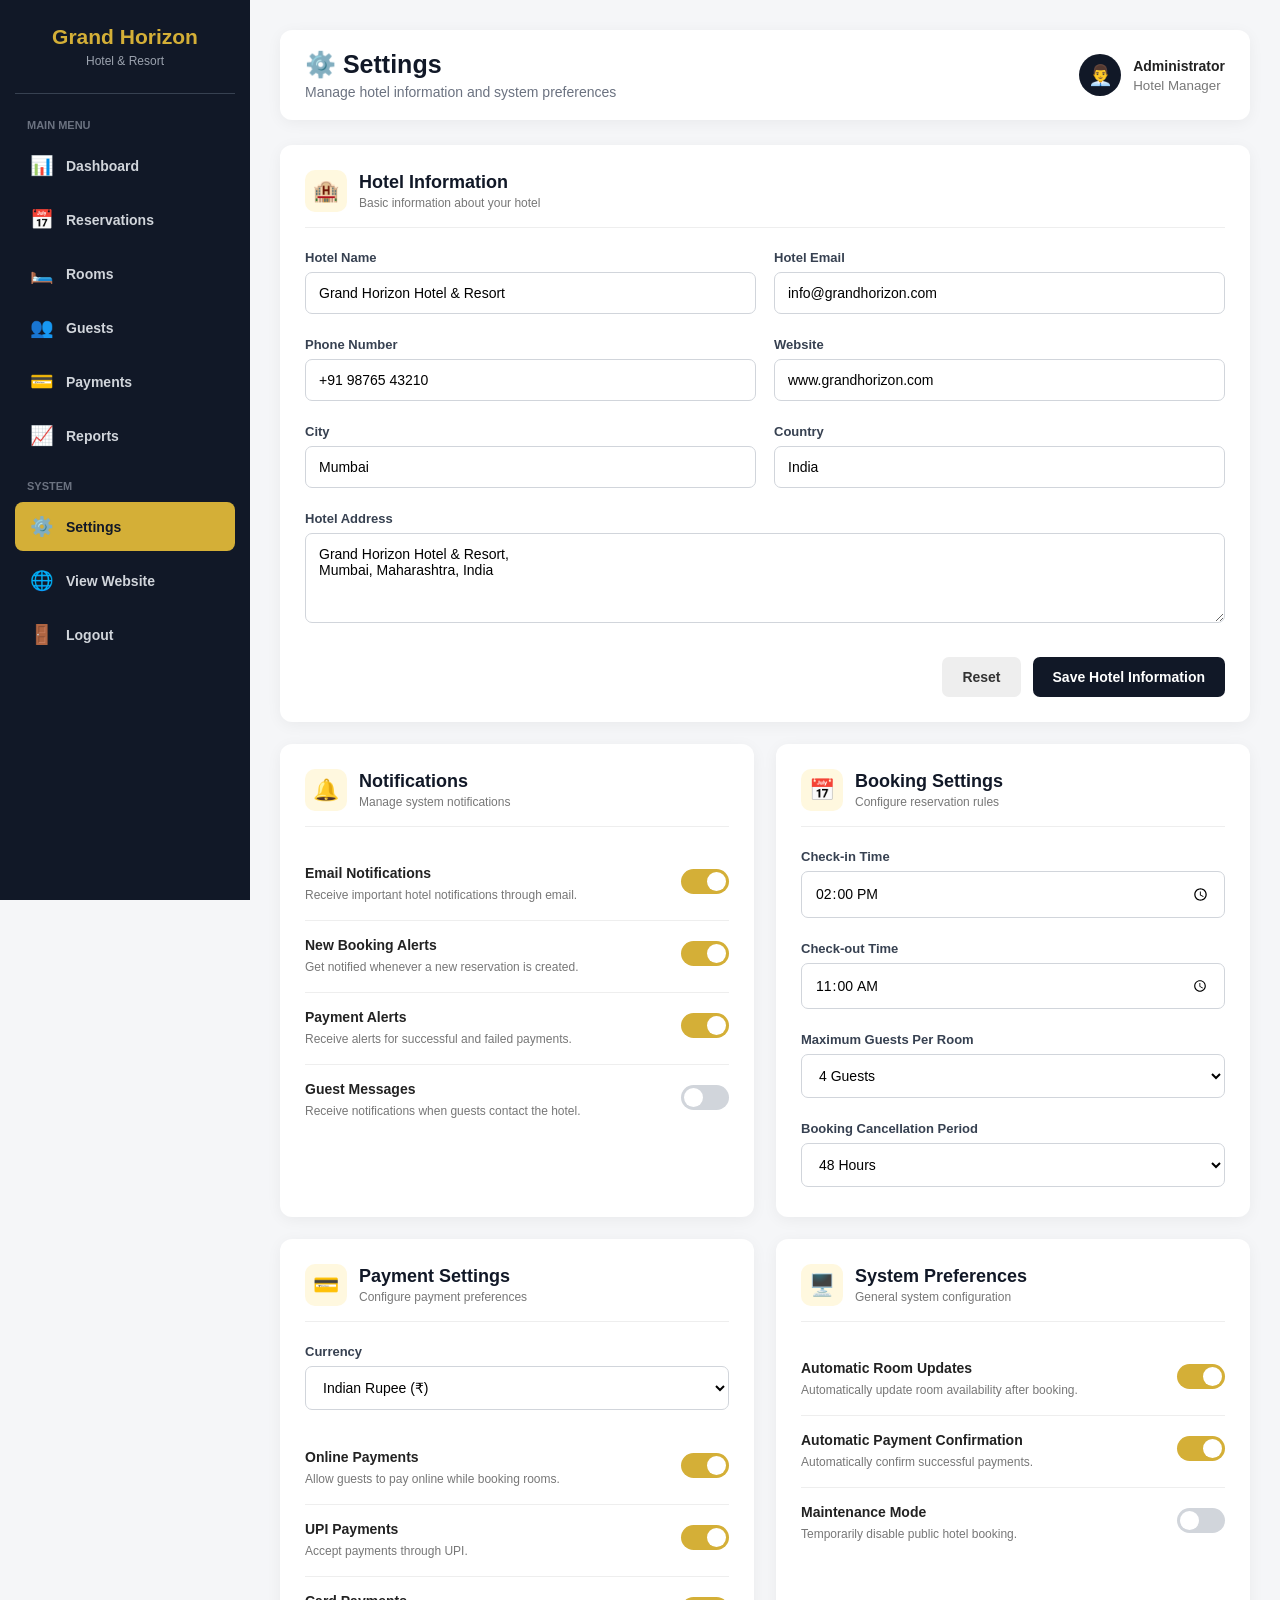
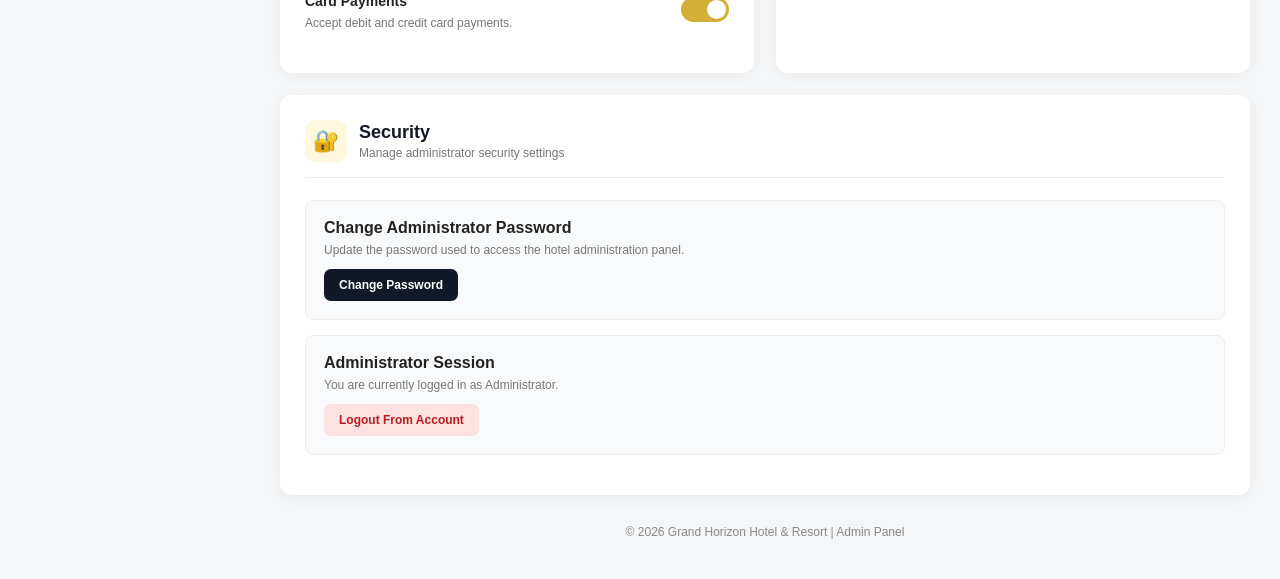
<file: settings.html>
<!DOCTYPE html>
<html lang="en">
<head>
    <meta charset="UTF-8">
    <meta name="viewport" content="width=device-width, initial-scale=1.0">

    <title>Settings | Grand Horizon Hotel & Resort</title>

    <style>
        * {
            margin: 0;
            padding: 0;
            box-sizing: border-box;
            font-family: Arial, Helvetica, sans-serif;
        }

        body {
            background: #f5f6f8;
            color: #222;
        }

        /* ================= SIDEBAR ================= */

        .sidebar {
            position: fixed;
            left: 0;
            top: 0;
            width: 250px;
            height: 100vh;
            background: #111827;
            color: white;
            padding: 25px 15px;
            overflow-y: auto;
        }

        .logo {
            text-align: center;
            padding-bottom: 25px;
            border-bottom: 1px solid #374151;
            margin-bottom: 25px;
        }

        .logo h2 {
            color: #d4af37;
            font-size: 21px;
        }

        .logo p {
            color: #9ca3af;
            font-size: 12px;
            margin-top: 5px;
        }

        .menu-title {
            color: #6b7280;
            font-size: 11px;
            font-weight: bold;
            margin: 20px 12px 10px;
            text-transform: uppercase;
        }

        .nav-link {
            display: flex;
            align-items: center;
            gap: 12px;
            text-decoration: none;
            color: #d1d5db;
            padding: 13px 15px;
            margin: 5px 0;
            border-radius: 8px;
            transition: 0.3s;
        }

        .nav-link:hover,
        .nav-link.active {
            background: #d4af37;
            color: #111827;
        }

        .nav-link span {
            font-size: 19px;
            width: 24px;
        }

        .nav-link strong {
            font-size: 14px;
        }

        /* ================= MAIN ================= */

        .main {
            margin-left: 250px;
            padding: 30px;
        }

        .topbar {
            background: white;
            padding: 20px 25px;
            border-radius: 12px;
            display: flex;
            justify-content: space-between;
            align-items: center;
            margin-bottom: 25px;
            box-shadow: 0 3px 15px rgba(0,0,0,0.05);
        }

        .topbar h1 {
            font-size: 25px;
            color: #111827;
        }

        .topbar p {
            color: #6b7280;
            margin-top: 5px;
            font-size: 14px;
        }

        .admin-profile {
            display: flex;
            align-items: center;
            gap: 12px;
        }

        .profile-icon {
            width: 42px;
            height: 42px;
            background: #111827;
            color: #d4af37;
            border-radius: 50%;
            display: flex;
            justify-content: center;
            align-items: center;
            font-size: 20px;
        }

        .admin-profile strong {
            font-size: 14px;
        }

        .admin-profile small {
            display: block;
            color: #777;
            margin-top: 3px;
        }

        /* ================= SETTINGS GRID ================= */

        .settings-grid {
            display: grid;
            grid-template-columns: 1fr 1fr;
            gap: 22px;
        }

        .settings-card {
            background: white;
            border-radius: 12px;
            padding: 25px;
            box-shadow: 0 3px 15px rgba(0,0,0,0.05);
        }

        .settings-card.full {
            grid-column: 1 / -1;
        }

        .card-header {
            display: flex;
            align-items: center;
            gap: 12px;
            margin-bottom: 22px;
            padding-bottom: 15px;
            border-bottom: 1px solid #eee;
        }

        .card-icon {
            width: 42px;
            height: 42px;
            border-radius: 10px;
            background: #fff8df;
            display: flex;
            justify-content: center;
            align-items: center;
            font-size: 21px;
        }

        .card-header h2 {
            font-size: 18px;
            color: #111827;
        }

        .card-header p {
            font-size: 12px;
            color: #777;
            margin-top: 3px;
        }

        /* ================= FORM ================= */

        .form-grid {
            display: grid;
            grid-template-columns: 1fr 1fr;
            gap: 18px;
        }

        .form-group {
            margin-bottom: 5px;
        }

        .form-group.full {
            grid-column: 1 / -1;
        }

        label {
            display: block;
            font-size: 13px;
            font-weight: bold;
            color: #374151;
            margin-bottom: 7px;
        }

        input,
        select,
        textarea {
            width: 100%;
            padding: 12px 13px;
            border: 1px solid #d1d5db;
            border-radius: 7px;
            outline: none;
            font-size: 14px;
            background: white;
        }

        input:focus,
        select:focus,
        textarea:focus {
            border-color: #d4af37;
            box-shadow: 0 0 0 3px rgba(212,175,55,0.12);
        }

        textarea {
            min-height: 90px;
            resize: vertical;
        }

        /* ================= TOGGLE ================= */

        .setting-row {
            display: flex;
            justify-content: space-between;
            align-items: center;
            padding: 16px 0;
            border-bottom: 1px solid #eee;
        }

        .setting-row:last-child {
            border-bottom: none;
        }

        .setting-info h3 {
            font-size: 14px;
            color: #222;
            margin-bottom: 5px;
        }

        .setting-info p {
            font-size: 12px;
            color: #777;
            line-height: 1.5;
            max-width: 450px;
        }

        .switch {
            position: relative;
            width: 48px;
            height: 25px;
            flex-shrink: 0;
        }

        .switch input {
            opacity: 0;
            width: 0;
            height: 0;
        }

        .slider {
            position: absolute;
            cursor: pointer;
            inset: 0;
            background: #d1d5db;
            border-radius: 30px;
            transition: 0.3s;
        }

        .slider:before {
            content: "";
            position: absolute;
            width: 19px;
            height: 19px;
            left: 3px;
            top: 3px;
            background: white;
            border-radius: 50%;
            transition: 0.3s;
        }

        .switch input:checked + .slider {
            background: #d4af37;
        }

        .switch input:checked + .slider:before {
            transform: translateX(23px);
        }

        /* ================= BUTTONS ================= */

        .button-area {
            display: flex;
            justify-content: flex-end;
            gap: 12px;
            margin-top: 25px;
        }

        button {
            border: none;
            padding: 12px 20px;
            border-radius: 7px;
            cursor: pointer;
            font-size: 14px;
            font-weight: bold;
            transition: 0.3s;
        }

        .btn-save {
            background: #111827;
            color: white;
        }

        .btn-save:hover {
            background: #d4af37;
            color: #111827;
        }

        .btn-reset {
            background: #eee;
            color: #333;
        }

        .btn-reset:hover {
            background: #ddd;
        }

        /* ================= SECURITY ================= */

        .security-box {
            background: #f9fafb;
            border: 1px solid #eee;
            padding: 18px;
            border-radius: 8px;
            margin-bottom: 15px;
        }

        .security-box strong {
            display: block;
            margin-bottom: 6px;
        }

        .security-box p {
            color: #777;
            font-size: 12px;
            margin-bottom: 12px;
        }

        .security-btn {
            background: #111827;
            color: white;
            padding: 9px 15px;
            font-size: 12px;
        }

        .danger-btn {
            background: #fee2e2;
            color: #b91c1c;
            padding: 9px 15px;
            font-size: 12px;
        }

        /* ================= FOOTER ================= */

        .footer {
            text-align: center;
            color: #888;
            font-size: 12px;
            padding: 30px 0 10px;
        }

        /* ================= RESPONSIVE ================= */

        @media(max-width: 1000px) {
            .sidebar {
                width: 210px;
            }

            .main {
                margin-left: 210px;
            }

            .settings-grid {
                grid-template-columns: 1fr;
            }

            .settings-card.full {
                grid-column: auto;
            }
        }

        @media(max-width: 700px) {
            .sidebar {
                position: relative;
                width: 100%;
                height: auto;
            }

            .main {
                margin-left: 0;
                padding: 15px;
            }

            .topbar {
                flex-direction: column;
                align-items: flex-start;
                gap: 15px;
            }

            .form-grid {
                grid-template-columns: 1fr;
            }

            .form-group.full {
                grid-column: auto;
            }

            .button-area {
                justify-content: stretch;
                flex-direction: column;
            }

            button {
                width: 100%;
            }
        }
    </style>
</head>

<body>

<!-- ================= SIDEBAR ================= -->

<aside class="sidebar">

    <div class="logo">
        <h2>Grand Horizon</h2>
        <p>Hotel & Resort</p>
    </div>

    <div class="menu-title">Main Menu</div>

    <a href="admin.html" class="nav-link">
        <span>📊</span>
        <strong>Dashboard</strong>
    </a>

    <a href="admin.html" class="nav-link">
        <span>📅</span>
        <strong>Reservations</strong>
    </a>

    <a href="admin.html" class="nav-link">
        <span>🛏️</span>
        <strong>Rooms</strong>
    </a>

    <a href="guests.html" class="nav-link">
        <span>👥</span>
        <strong>Guests</strong>
    </a>

    <a href="payments.html" class="nav-link">
        <span>💳</span>
        <strong>Payments</strong>
    </a>

    <a href="reports.html" class="nav-link">
        <span>📈</span>
        <strong>Reports</strong>
    </a>

    <div class="menu-title">System</div>

    <a href="settings.html" class="nav-link active">
        <span>⚙️</span>
        <strong>Settings</strong>
    </a>

    <a href="index.html" class="nav-link">
        <span>🌐</span>
        <strong>View Website</strong>
    </a>

    <a href="login.html" class="nav-link" onclick="logout()">
        <span>🚪</span>
        <strong>Logout</strong>
    </a>

</aside>


<!-- ================= MAIN ================= -->

<main class="main">

    <!-- TOPBAR -->

    <div class="topbar">

        <div>
            <h1>⚙️ Settings</h1>
            <p>Manage hotel information and system preferences</p>
        </div>

        <div class="admin-profile">
            <div class="profile-icon">👨‍💼</div>

            <div>
                <strong>Administrator</strong>
                <small>Hotel Manager</small>
            </div>
        </div>

    </div>


    <!-- ================= SETTINGS ================= -->

    <div class="settings-grid">


        <!-- HOTEL INFORMATION -->

        <div class="settings-card full">

            <div class="card-header">

                <div class="card-icon">
                    🏨
                </div>

                <div>
                    <h2>Hotel Information</h2>
                    <p>Basic information about your hotel</p>
                </div>

            </div>


            <div class="form-grid">

                <div class="form-group">

                    <label>Hotel Name</label>

                    <input
                        type="text"
                        id="hotelName"
                        value="Grand Horizon Hotel & Resort"
                    >

                </div>


                <div class="form-group">

                    <label>Hotel Email</label>

                    <input
                        type="email"
                        id="hotelEmail"
                        value="info@grandhorizon.com"
                    >

                </div>


                <div class="form-group">

                    <label>Phone Number</label>

                    <input
                        type="text"
                        id="hotelPhone"
                        value="+91 98765 43210"
                    >

                </div>


                <div class="form-group">

                    <label>Website</label>

                    <input
                        type="text"
                        id="hotelWebsite"
                        value="www.grandhorizon.com"
                    >

                </div>


                <div class="form-group">

                    <label>City</label>

                    <input
                        type="text"
                        value="Mumbai"
                    >

                </div>


                <div class="form-group">

                    <label>Country</label>

                    <input
                        type="text"
                        value="India"
                    >

                </div>


                <div class="form-group full">

                    <label>Hotel Address</label>

                    <textarea>Grand Horizon Hotel & Resort,
Mumbai, Maharashtra, India</textarea>

                </div>

            </div>


            <div class="button-area">

                <button class="btn-reset" onclick="resetHotel()">
                    Reset
                </button>

                <button class="btn-save" onclick="saveHotel()">
                    Save Hotel Information
                </button>

            </div>

        </div>



        <!-- NOTIFICATIONS -->

        <div class="settings-card">

            <div class="card-header">

                <div class="card-icon">
                    🔔
                </div>

                <div>
                    <h2>Notifications</h2>
                    <p>Manage system notifications</p>
                </div>

            </div>


            <div class="setting-row">

                <div class="setting-info">

                    <h3>Email Notifications</h3>

                    <p>
                        Receive important hotel notifications through email.
                    </p>

                </div>

                <label class="switch">

                    <input type="checkbox" checked>

                    <span class="slider"></span>

                </label>

            </div>


            <div class="setting-row">

                <div class="setting-info">

                    <h3>New Booking Alerts</h3>

                    <p>
                        Get notified whenever a new reservation is created.
                    </p>

                </div>

                <label class="switch">

                    <input type="checkbox" checked>

                    <span class="slider"></span>

                </label>

            </div>


            <div class="setting-row">

                <div class="setting-info">

                    <h3>Payment Alerts</h3>

                    <p>
                        Receive alerts for successful and failed payments.
                    </p>

                </div>

                <label class="switch">

                    <input type="checkbox" checked>

                    <span class="slider"></span>

                </label>

            </div>


            <div class="setting-row">

                <div class="setting-info">

                    <h3>Guest Messages</h3>

                    <p>
                        Receive notifications when guests contact the hotel.
                    </p>

                </div>

                <label class="switch">

                    <input type="checkbox">

                    <span class="slider"></span>

                </label>

            </div>

        </div>



        <!-- BOOKING SETTINGS -->

        <div class="settings-card">

            <div class="card-header">

                <div class="card-icon">
                    📅
                </div>

                <div>
                    <h2>Booking Settings</h2>
                    <p>Configure reservation rules</p>
                </div>

            </div>


            <div class="form-group">

                <label>Check-in Time</label>

                <input type="time" value="14:00">

            </div>

            <br>

            <div class="form-group">

                <label>Check-out Time</label>

                <input type="time" value="11:00">

            </div>

            <br>

            <div class="form-group">

                <label>Maximum Guests Per Room</label>

                <select>

                    <option>2 Guests</option>
                    <option selected>4 Guests</option>
                    <option>6 Guests</option>
                    <option>8 Guests</option>

                </select>

            </div>

            <br>

            <div class="form-group">

                <label>Booking Cancellation Period</label>

                <select>

                    <option>24 Hours</option>
                    <option selected>48 Hours</option>
                    <option>72 Hours</option>
                    <option>7 Days</option>

                </select>

            </div>

        </div>



        <!-- PAYMENT SETTINGS -->

        <div class="settings-card">

            <div class="card-header">

                <div class="card-icon">
                    💳
                </div>

                <div>
                    <h2>Payment Settings</h2>
                    <p>Configure payment preferences</p>
                </div>

            </div>


            <div class="form-group">

                <label>Currency</label>

                <select>

                    <option selected>Indian Rupee (₹)</option>
                    <option>US Dollar ($)</option>
                    <option>Euro (€)</option>
                    <option>British Pound (£)</option>

                </select>

            </div>

            <br>


            <div class="setting-row">

                <div class="setting-info">

                    <h3>Online Payments</h3>

                    <p>
                        Allow guests to pay online while booking rooms.
                    </p>

                </div>

                <label class="switch">

                    <input type="checkbox" checked>

                    <span class="slider"></span>

                </label>

            </div>


            <div class="setting-row">

                <div class="setting-info">

                    <h3>UPI Payments</h3>

                    <p>
                        Accept payments through UPI.
                    </p>

                </div>

                <label class="switch">

                    <input type="checkbox" checked>

                    <span class="slider"></span>

                </label>

            </div>


            <div class="setting-row">

                <div class="setting-info">

                    <h3>Card Payments</h3>

                    <p>
                        Accept debit and credit card payments.
                    </p>

                </div>

                <label class="switch">

                    <input type="checkbox" checked>

                    <span class="slider"></span>

                </label>

            </div>

        </div>



        <!-- SYSTEM SETTINGS -->

        <div class="settings-card">

            <div class="card-header">

                <div class="card-icon">
                    🖥️
                </div>

                <div>
                    <h2>System Preferences</h2>
                    <p>General system configuration</p>
                </div>

            </div>


            <div class="setting-row">

                <div class="setting-info">

                    <h3>Automatic Room Updates</h3>

                    <p>
                        Automatically update room availability after booking.
                    </p>

                </div>

                <label class="switch">

                    <input type="checkbox" checked>

                    <span class="slider"></span>

                </label>

            </div>


            <div class="setting-row">

                <div class="setting-info">

                    <h3>Automatic Payment Confirmation</h3>

                    <p>
                        Automatically confirm successful payments.
                    </p>

                </div>

                <label class="switch">

                    <input type="checkbox" checked>

                    <span class="slider"></span>

                </label>

            </div>


            <div class="setting-row">

                <div class="setting-info">

                    <h3>Maintenance Mode</h3>

                    <p>
                        Temporarily disable public hotel booking.
                    </p>

                </div>

                <label class="switch">

                    <input type="checkbox">

                    <span class="slider"></span>

                </label>

            </div>

        </div>



        <!-- SECURITY -->

        <div class="settings-card full">

            <div class="card-header">

                <div class="card-icon">
                    🔐
                </div>

                <div>
                    <h2>Security</h2>
                    <p>Manage administrator security settings</p>
                </div>

            </div>


            <div class="security-box">

                <strong>Change Administrator Password</strong>

                <p>
                    Update the password used to access the hotel administration panel.
                </p>

                <button
                    class="security-btn"
                    onclick="changePassword()"
                >
                    Change Password
                </button>

            </div>


            <div class="security-box">

                <strong>Administrator Session</strong>

                <p>
                    You are currently logged in as Administrator.
                </p>

                <button
                    class="danger-btn"
                    onclick="logout()"
                >
                    Logout From Account
                </button>

            </div>

        </div>

    </div>


    <div class="footer">
        © 2026 Grand Horizon Hotel & Resort | Admin Panel
    </div>

</main>


<script>

    /* SAVE HOTEL */

    function saveHotel() {

        const name =
            document.getElementById("hotelName").value;

        const email =
            document.getElementById("hotelEmail").value;

        const phone =
            document.getElementById("hotelPhone").value;

        if (
            name.trim() === "" ||
            email.trim() === "" ||
            phone.trim() === ""
        ) {

            alert("Please fill all required hotel information.");

            return;
        }

        localStorage.setItem(
            "hotelName",
            name
        );

        localStorage.setItem(
            "hotelEmail",
            email
        );

        localStorage.setItem(
            "hotelPhone",
            phone
        );

        alert("Hotel information saved successfully! ✅");
    }


    /* RESET */

    function resetHotel() {

        document.getElementById("hotelName").value =
            "Grand Horizon Hotel & Resort";

        document.getElementById("hotelEmail").value =
            "info@grandhorizon.com";

        document.getElementById("hotelPhone").value =
            "+91 98765 43210";

        document.getElementById("hotelWebsite").value =
            "www.grandhorizon.com";

        alert("Hotel information has been reset.");
    }


    /* CHANGE PASSWORD */

    function changePassword() {

        const newPassword =
            prompt("Enter your new administrator password:");

        if (!newPassword) {
            return;
        }

        if (newPassword.length < 6) {

            alert(
                "Password must contain at least 6 characters."
            );

            return;
        }

        localStorage.setItem(
            "adminPassword",
            newPassword
        );

        alert(
            "Administrator password updated successfully! 🔐"
        );
    }


    /* LOGOUT */

    function logout() {

        const confirmLogout =
            confirm(
                "Are you sure you want to logout?"
            );

        if (confirmLogout) {

            window.location.href =
                "login.html";
        }
    }

</script>

</body>
</html>
</file>
